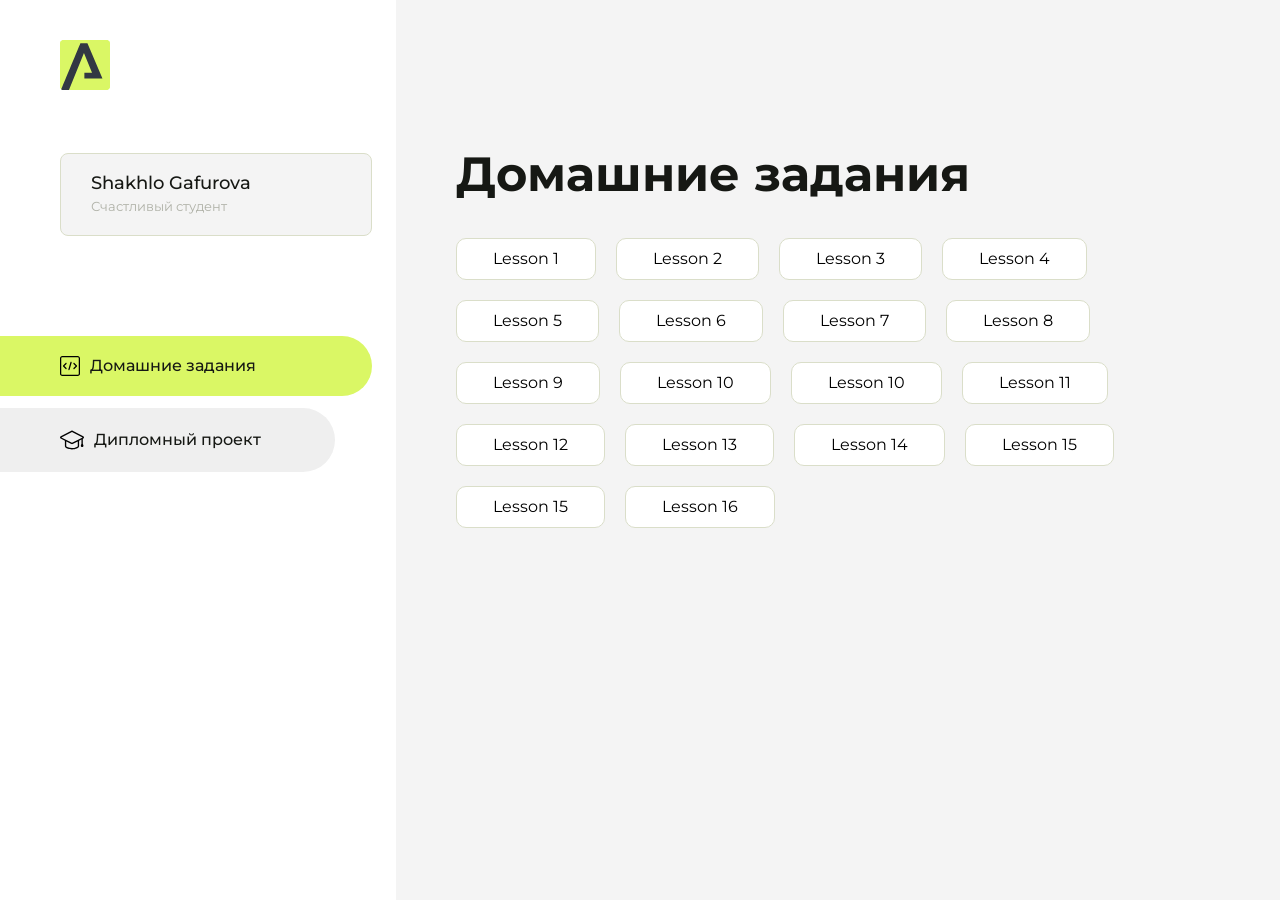
<file: index.html>
<!DOCTYPE html>
<html lang="en">
<head>
    <meta charset="UTF-8">
    <meta name="viewport" content="width=device-width, initial-scale=1.0">
    <title>Домашняя работа</title>
    <link rel="shortcut icon" href="src/logo.ico" type="image/x-icon">
    <link rel="preconnect" href="https://fonts.googleapis.com">
    <link rel="preconnect" href="https://fonts.gstatic.com" crossorigin>
    <link href="https://fonts.googleapis.com/css2?family=Montserrat:wght@400;500;700&family=Rubik:wght@500&display=swap"
          rel="stylesheet">
    <link rel="stylesheet" href="src/style.css">
</head>
<body id="body">
<div class="overlay" id="overlay"></div>
<div class="layout">
    <div class="burger" id="burger">
        <svg viewBox="0 0 24 24" fill="none" xmlns="http://www.w3.org/2000/svg">
            <g id="SVGRepo_bgCarrier" stroke-width="0"></g>
            <g id="SVGRepo_tracerCarrier" stroke-linecap="round" stroke-linejoin="round"></g>
            <g id="SVGRepo_iconCarrier">
                <path d="M4 18L20 18" stroke="#DAF765" stroke-width="2" stroke-linecap="round"></path>
                <path d="M4 12L20 12" stroke="#DAF765" stroke-width="2" stroke-linecap="round"></path>
                <path d="M4 6L20 6" stroke="#DAF765" stroke-width="2" stroke-linecap="round"></path>
            </g>
        </svg>
    </div>
    <aside class="sidebar" id="sidebar">
        <div class="sidebar__inner">
            <div class="logo">
                <svg width="50" height="50" viewBox="0 0 50 50" fill="none" xmlns="http://www.w3.org/2000/svg">
                    <g clip-path="url(#clip0_513_74730)">
                        <path d="M46.17 -0.257004H3.83C1.57281 -0.257004 -0.257 1.57281 -0.257 3.83V46.17C-0.257 48.4272 1.57281 50.257 3.83 50.257H46.17C48.4272 50.257 50.257 48.4272 50.257 46.17V3.83C50.257 1.57281 48.4272 -0.257004 46.17 -0.257004Z"
                              fill="#DAF765"/>
                        <path d="M24.375 38.4H42.461L27.441 3.1585H20.4355C20.4355 3.1585 6.7895 35.881 1.1945 49.294C2.015 50.0275 3.0945 50.257 3.6945 50.257H8.8445L23.954 13.07L32.0465 32.8285H24.375V38.4Z"
                              fill="#323843"/>
                    </g>
                    <defs>
                        <clipPath id="clip0_513_74730">
                            <rect width="50" height="50" fill="white"/>
                        </clipPath>
                    </defs>
                </svg>
            </div>
            <div class="sidebar__user">
                <div class="sidebar__name">Shakhlo Gafurova</div>
                <div class="sidebar__text">Счастливый студент</div>
            </div>
            <div class="sidebar__tabs">
                <div class="sidebar__item">
                    <button class="sidebar__button active" id="tasks">
                        <svg xmlns="http://www.w3.org/2000/svg" width="20" height="20" viewBox="0 0 20 20" fill="none">
                            <g clip-path="url(#clip0_704_74543)">
                                <path d="M17.7083 20H2.29167C1.0275 20 0 18.9725 0 17.7083V2.29167C0 1.0275 1.0275 0 2.29167 0H17.7083C18.9725 0 20 1.0275 20 2.29167V17.7083C20 18.9725 18.9725 20 17.7083 20ZM2.29167 1.25C1.7175 1.25 1.25 1.7175 1.25 2.29167V17.7083C1.25 18.2825 1.7175 18.75 2.29167 18.75H17.7083C18.2825 18.75 18.75 18.2825 18.75 17.7083V2.29167C18.75 1.7175 18.2825 1.25 17.7083 1.25H2.29167Z"
                                      fill="black"/>
                                <path d="M6.04167 13.125C5.88167 13.125 5.72167 13.0642 5.6 12.9417L3.1 10.4417C2.85583 10.1975 2.85583 9.80167 3.1 9.5575L5.6 7.0575C5.84417 6.81333 6.24 6.81333 6.48417 7.0575C6.72833 7.30167 6.72833 7.6975 6.48417 7.94167L4.42583 10L6.48417 12.0583C6.72833 12.3025 6.72833 12.6983 6.48417 12.9425C6.36167 13.0642 6.20167 13.125 6.04167 13.125Z"
                                      fill="black"/>
                                <path d="M8.95833 14.1667C8.9 14.1667 8.84 14.1583 8.78167 14.1417C8.45083 14.0442 8.26083 13.6967 8.35833 13.3658L10.4417 6.28251C10.5392 5.95084 10.8892 5.76417 11.2175 5.85917C11.5483 5.95667 11.7383 6.30417 11.6408 6.63501L9.5575 13.7183C9.47833 13.9908 9.22833 14.1667 8.95833 14.1667Z"
                                      fill="black"/>
                                <path d="M13.9583 13.125C13.7983 13.125 13.6383 13.0642 13.5167 12.9417C13.2725 12.6975 13.2725 12.3017 13.5167 12.0575L15.575 9.99916L13.5167 7.94083C13.2725 7.69666 13.2725 7.30083 13.5167 7.05666C13.7608 6.81249 14.1567 6.81249 14.4008 7.05666L16.9008 9.55666C17.145 9.80083 17.145 10.1967 16.9008 10.4408L14.4008 12.9408C14.2783 13.0642 14.1183 13.125 13.9583 13.125Z"
                                      fill="black"/>
                            </g>
                            <defs>
                                <clipPath id="clip0_704_74543">
                                    <rect width="20" height="20" fill="white"/>
                                </clipPath>
                            </defs>
                        </svg>
                        <span>Домашние задания</span></button>
                </div>
                <div class="sidebar__item">
                    <button class="sidebar__button" id="diplom">
                        <svg xmlns="http://www.w3.org/2000/svg" width="24" height="24" viewBox="0 0 24 24" fill="none">
                            <g clip-path="url(#clip0_704_74553)">
                                <path d="M23.2628 10.5971C23.7176 10.365 24 9.90375 24 9.39337C24 8.883 23.7176 8.42175 23.2628 8.18962L12.6135 2.75362C12.2291 2.55824 11.7705 2.55787 11.3854 2.75399L0.736875 8.19C0.282375 8.42175 0 8.883 0 9.39337C0 9.90375 0.282375 10.365 0.736875 10.5971L4.89038 12.7177V18.2074C4.89038 19.8154 8.412 21.393 12 21.393C15.5884 21.393 19.1096 19.815 19.1096 18.2074V12.7174L21.4609 11.517V15.8017L20.901 17.2305C20.7409 17.6389 20.7934 18.0994 21.0405 18.4616C21.2876 18.8246 21.6979 19.041 22.1366 19.041C22.5754 19.041 22.9852 18.8246 23.2324 18.462C23.4795 18.099 23.532 17.6385 23.3719 17.2301L22.8124 15.8021V10.827L23.2628 10.5971ZM17.7623 18.1721C17.6198 18.6375 15.3491 20.0419 12 20.0419C8.65088 20.0419 6.38025 18.6375 6.2415 18.2074V12.3037L6.23887 12.3019C6.23812 12.057 6.1065 11.8207 5.87325 11.7019L1.3515 9.39337L12 3.95737L22.6489 9.39337L12 14.8294L5.87325 11.7019C5.54063 11.5331 4.6695 11.6674 4.5 12C4.33012 12.3322 4.55813 12.5479 4.89038 12.7177L11.3857 16.0331C11.5781 16.1314 11.7889 16.1805 12 16.1805C12.2107 16.1805 12.4222 16.1314 12.6146 16.0331L17.7593 13.407L17.7623 18.1721Z"
                                      fill="black"/>
                            </g>
                            <defs>
                                <clipPath id="clip0_704_74553">
                                    <rect width="24" height="24" fill="white"/>
                                </clipPath>
                            </defs>
                        </svg>
                        <span>Дипломный проект</span></button>
                </div>
            </div>
        </div>

    </aside>
    <div class="content">
        <div class="container">
            <div class="content__block" id="tasksBlock">
                <div class="content__title">Домашние задания</div>
                <ul class="content__list">
                    <li class="content__list-item">
                        <a href="sexypigeon/index.html">Lesson 1</a>
                    </li>
                       <li class="content__list-item">
                        <a href="lessontwo/index.html">Lesson 2</a>
                    </li>
                      <li class="content__list-item">
                        <a href="lessontwo/index.html">Lesson 3</a>
                    </li>
                     <li class="content__list-item">
                        <a href="Homework/index.html">Lesson 4</a>
                    </li>
                    <li class="content__list-item">
                        <a href="Mr__Walter-White/index.html">Lesson 5</a>
                    </li>
                        <li class="content__list-item">
                        <a href="Fall/article.html">Lesson 6</a>
                    </li>
                      </li>
                        <li class="content__list-item">
                        <a href="October/index.html">Lesson 7</a>
                    </li>
                         <li class="content__list-item">
                        <a href="Fall/article.html">Lesson 8</a>
                    </li> 
                        <li class="content__list-item">
                        <a href="Form Style/index.html">Lesson 9</a>
                    </li> 
                    <li class="content__list-item">
                        <a href="Fall/article.html">Lesson 10</a>
                    </li> 
                    <li class="content__list-item">
                        <a href="Fall/index.html">Lesson 10</a>
                    </li> 
                     <li class="content__list-item">
                        <a href="Fall/index.html">Lesson 11</a>
                    </li> 
                         <li class="content__list-item">
                        <a href="Fall/index.html">Lesson 12</a>
                        </li> 
                           <li class="content__list-item">
                        <a href="Fall/article.html">Lesson 13</a>
                          </li> 
                          <li class="content__list-item">
                        <a href="Ladybug/index.html">Lesson 14</a>
                          </li> 
                       <li class="content__list-item">
                        <a href="shark/index.html">Lesson 15</a>
                          </li> 
                        <li class="content__list-item">
                        <a href="shark/article.html">Lesson 15</a>
                          </li> 
                      <li class="content__list-item">
                        <a href="Nike/index.html">Lesson 16</a>
                          </li> 
                </ul>
            </div>
            <div class="content__block hidden" id="diplomBlock">
                <div class="content__title">Дипломный проект</div>
                <div class="content__list-diplom">
                    <a href="lessontwo/index.html">Ссылка на ДЗ</a>
                </div>
                <div class="content__decor">
                    <div class="content__decor-text">Давай проверим, чему ты научился!</div>
                    <div class="content__decor-img">
                        <img src="src/decor.png" alt="decor">
                    </div>
                </div>
            </div>
        </div>
    </div>
</div>
<script src="src/index.js"></script>
</body>
</html>
</file>
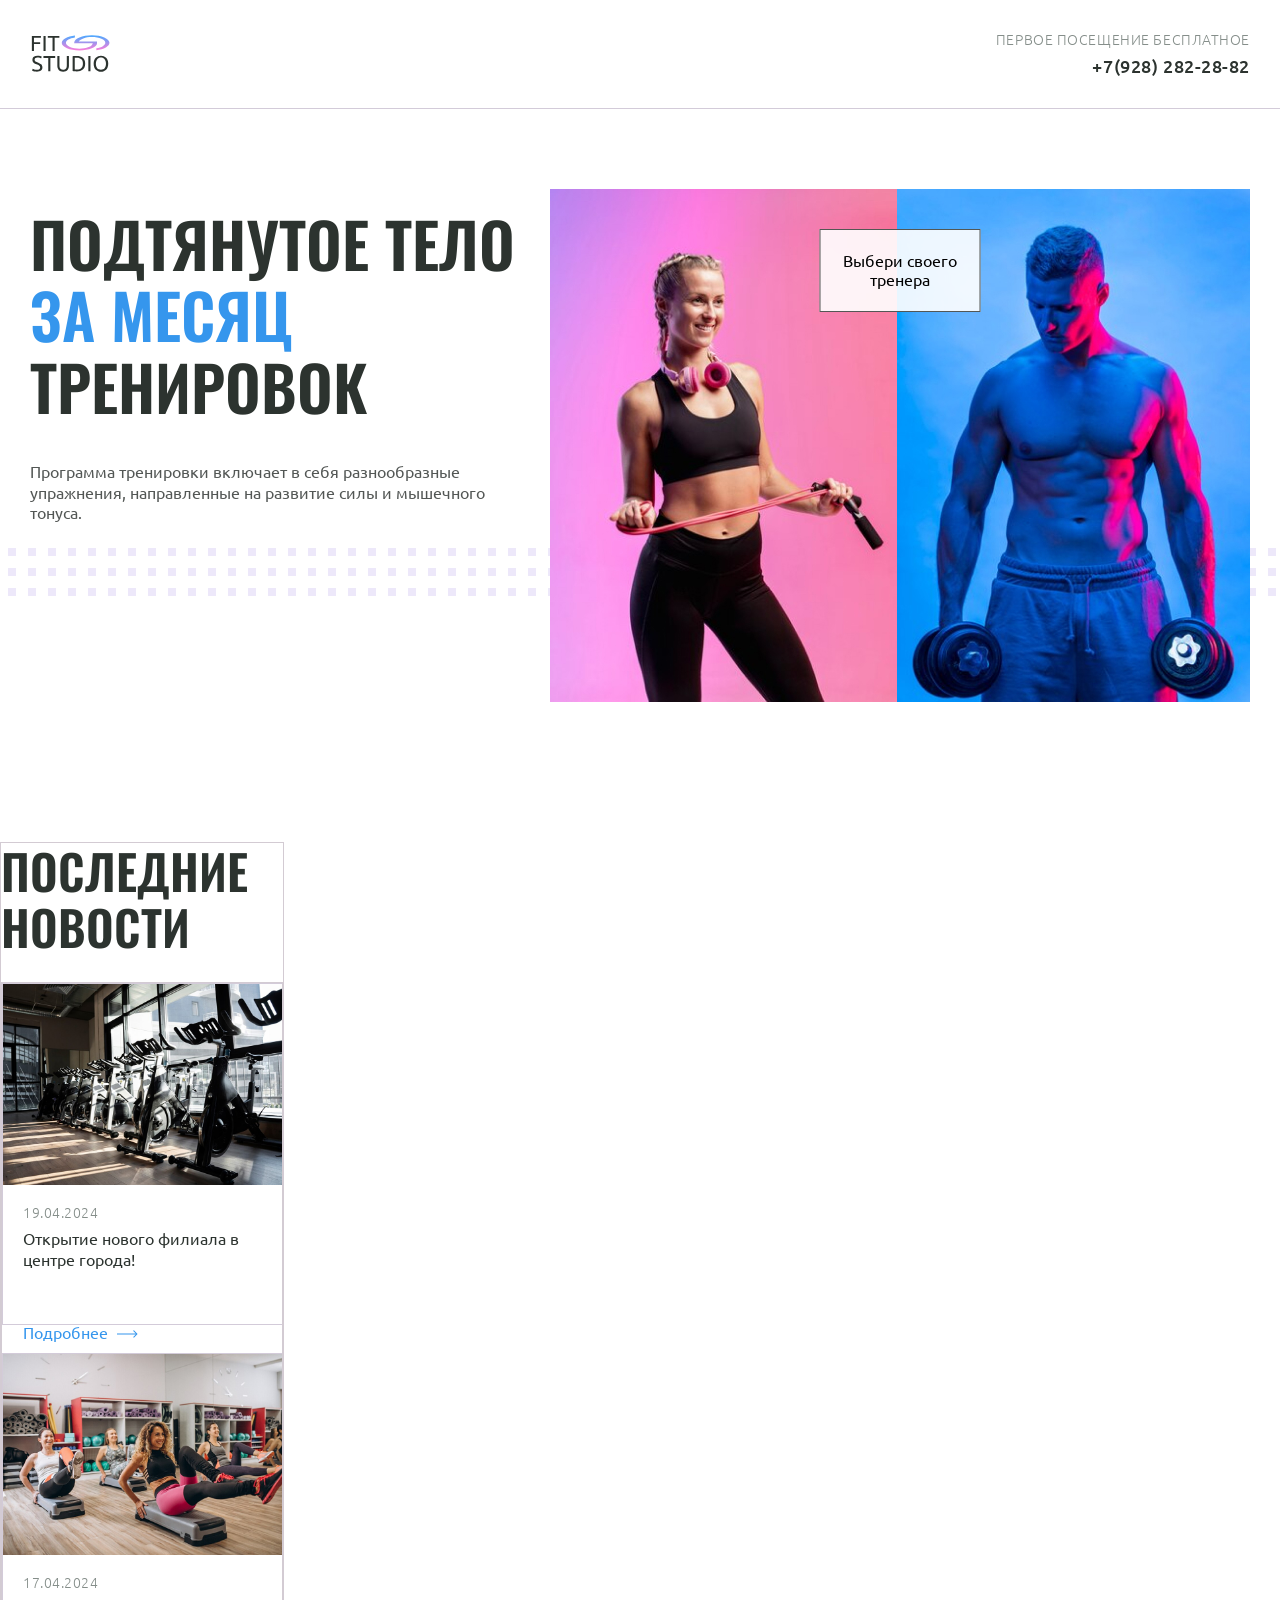
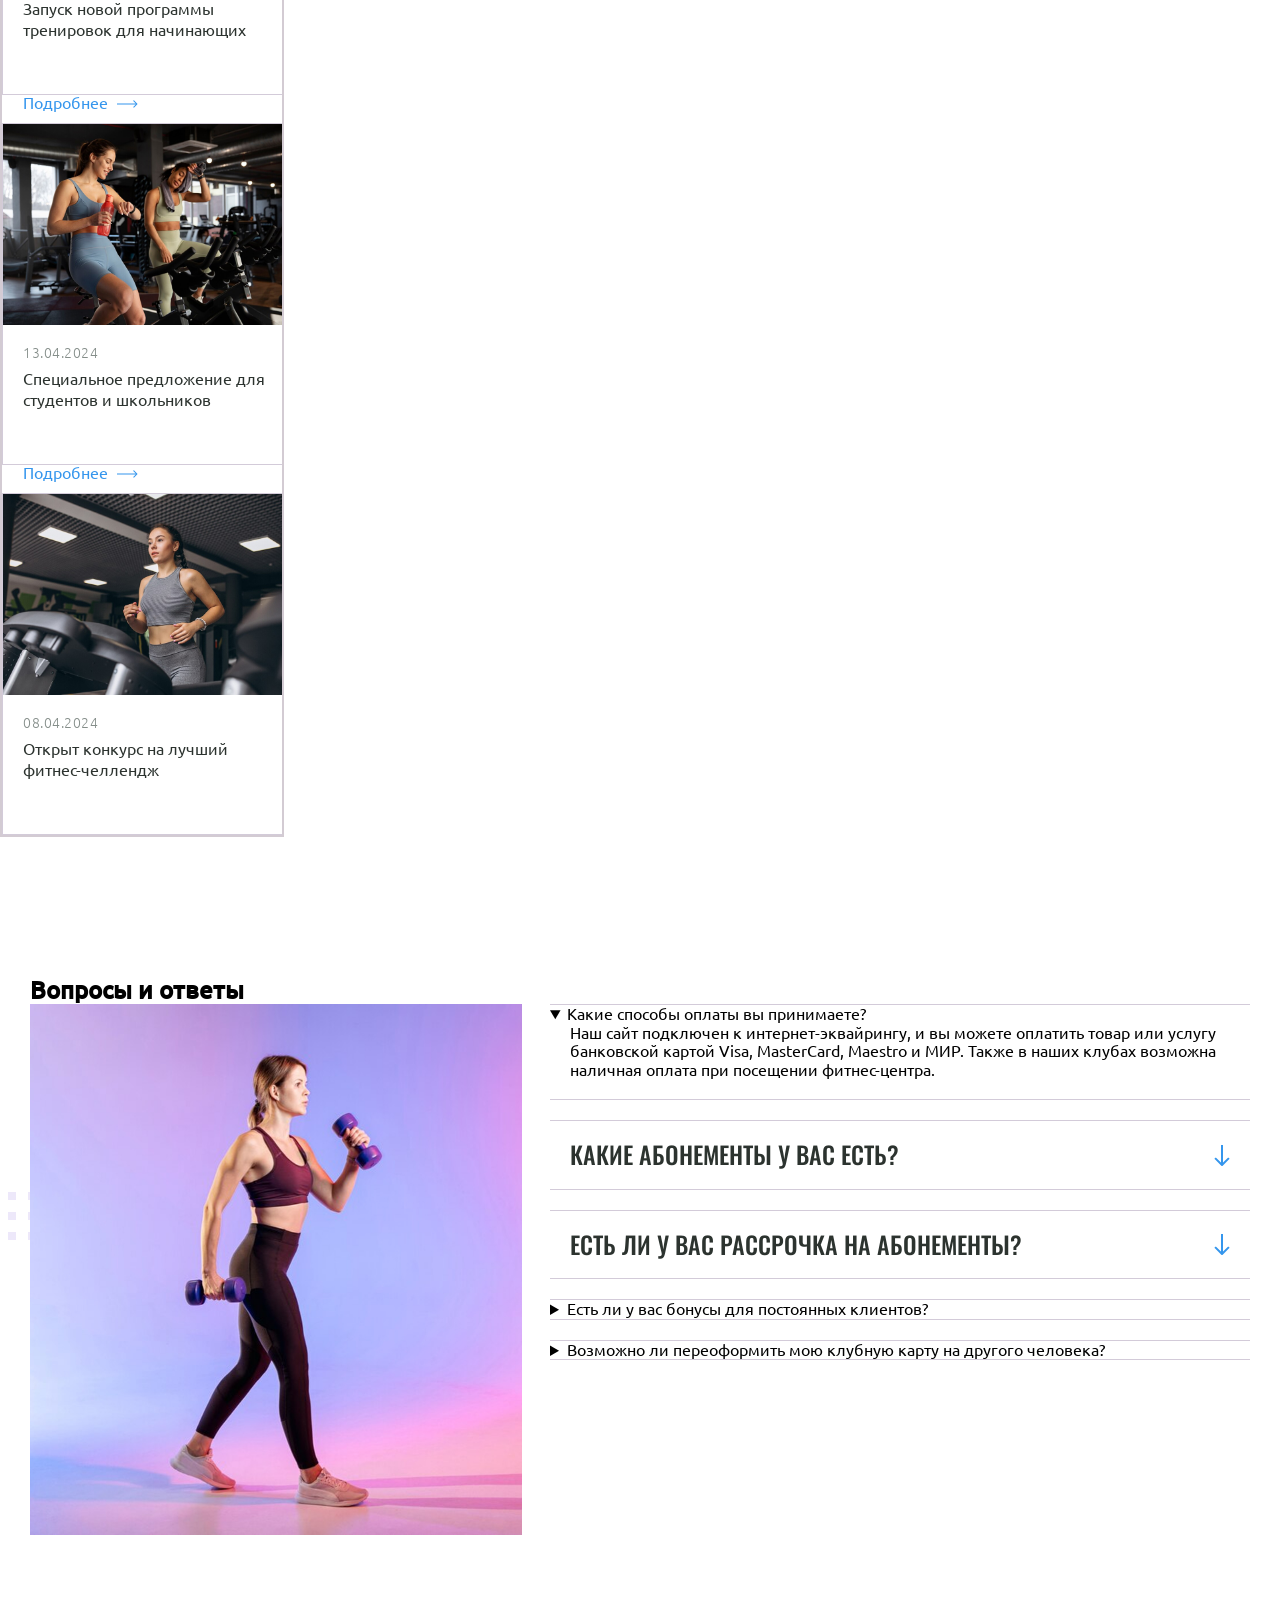
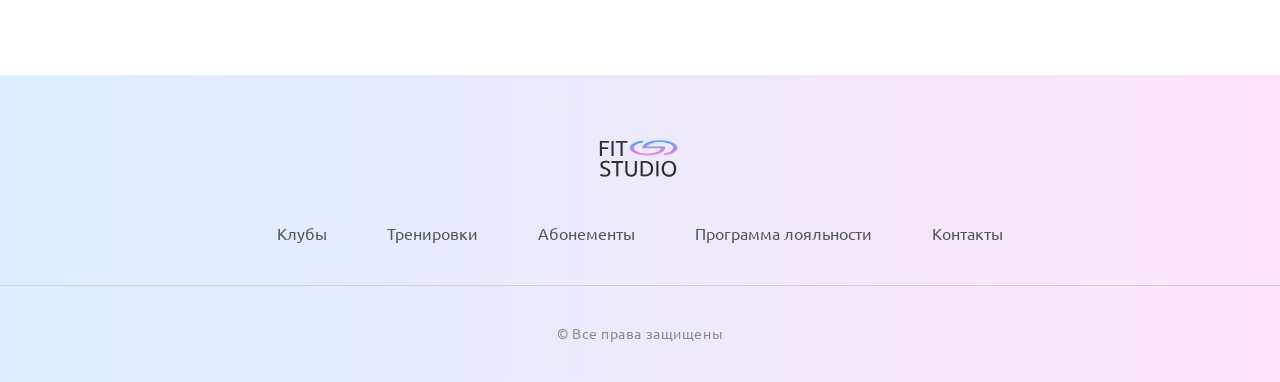
<file: Fall/index.html>
<!DOCTYPE html>
<html lang="ru" class="home-page">
<head>
     <meta charset="UTF-8">
     <meta name="viewport" content="width=device-width, initial-scale=1.0">
     <title>Fit Studio - Открытие нового филиала!</title>
     <link rel="stylesheet" href="./css/style.css">
     <link rel="stylesheet" href="./css/normalize.css">
     <link rel="stylesheet" href="./css/globals.css">
     <link rel="stylesheet" href="./css/header.css">
     <link rel="stylesheet" href="./css/index.css"> 
     <link rel="stylesheet" href="./css/footer.css">
     <link rel=" icon" type="image/svg+xml"  
     sizes="128x128"     
      href="./photo/favicon-icon.svg">
</head>
<body>
     <header class="header">
          <div class="header__container">
            <div class="header__iner">
                 <a  class="header__logo"  href="/">
                 <img 
                 class="header__logo-img"
                 src="./photo/logo.svg"   width="84" height="45" alt="Логотип Fit Studio">
            </a>
            <div class="header__phone text-sub">
                 <p class="header__phone-text">Первое посещение бесплатное</p>
                 <a class="header__phone-link" 
                  href="tel:+79282822882">
                  +7(928) 282-28-82
                 </a>
            </div>
            </div>
          </div>
     </header>
     <section class="hero section decor">
          <div class="container hero__container">
               <div class="hero__info">
               <h1 class="hero__title">
                    Подтянутое тело <strong class="hero__title-accent">за месяц</strong> тренировок
               </h1>
               <p class="hero__text  text">Программа тренировки включает в себя разнообразные упражнения, направленные на развитие силы и мышечного тонуса.</p>
               <a class="hero__linkk  button  button--secondary"  href="#">Посмотреть программу</a>
               </div>
                <div class="hero__images">
                    <p class="hero__choose text">Выбери своего тренера</p>
                    <img  src="./photo/female.jpg" alt="" width="347"
                     height="513">
                     <img src="./photo/male.jpg" alt="" width="353" height="513">
                </div>
          </div>
     </section>
     <section class="news section">
          <div class="news__container">
               <h2 class="news__title-large">Последние Новости</h2>
              <div class="news__container">
              <article class="news__article">
               <header class="news__article-header">
                    <img class="news__article-picture"
                    src="./photo/gym/gym-1.jpg" alt="Велодорожка"
                    width="284" height="203">
                    <div class="news__article-info">
                     <time  class="news__article-date   text-sub" datetime="19-04-2024">
                         19.04.2024
                    </time>
                     <h3 class="news__article-title text">
                         Открытие нового филиала в центре города!
                    </h3>
                    </div>
               </header>
               <footer class="news__article-footer">
                    <a   
                    class="news__article-link"  href="article.html">Подробнее</a>
               </footer>
              </article>
              <article class="news__article">
               <header class="news__article-header">
                    <img  class="news__article-picture"
                    src="./photo/gym/gym-4.jpg" alt="Группа женщин занимается спортом"
                    width="284" height="203">
                    <div class="news__article-info">
                     <time   class="news__article-date    text-sub" datetime="17-04-2024">
                         17.04.2024
                     </time>
                     <h3 class="news__article-title text">
                        Запуск новой программы тренировок для начинающих
                    </h3>
                    </div>
               </header>
               <footer class="news__article-footer">
                    <a   class="news__article-link"  href="article.html">Подробнее</a>
               </footer>
              </article>
              <article class="news__article">
               <header class="news__article-header">
                    <img class="news__article-picture"
                    src="./photo/gym/gym-3.jpg" alt="Группа женщин занимается спортом"
                    width="284" height="203">
                    <div class="news__article-info">
                     <time   class="news__article-date   text-sub" datetime="13-04-2024">
                         13.04.2024
                     </time>
                     <h3 class="news__article-title text">
                      Специальное предложение для студентов и школьников
                    </h3>
                    </div>
               </header>
               <footer class="news__article-footer">
                    <a   class="news__article-link"  href="article.html">Подробнее</a>
               </footer>
              </article>
               <article class="news__article">
               <header class="news__article-header">
                    <img class="news__article-picture"  
                    class="news__article-picture"
                    src="./photo/gym/gym-2.jpg" alt="Девушка на бегодорожке бегает"
                    width="284" height="203">
                    <div class="news__article-info">
                     <time   class="news__article-date   text-sub" datetime="08-04-2024">
                         08.04.2024
                     </time>
                     <h3 class="news__article-title text">
                 Открыт конкурс на лучший фитнес-челлендж
                    </h3>
                    </div>
               </header>
               <footer class="news__article-footer">
                    <a   class="news__article-link"  href="article.html">Подробнее</a>
               </footer>
              </article>
               </div>
          </div>
     </section>
     <section class="faq section decor">
          <div class="container">
               <h2 class="faq__title title-large">Вопросы и ответы</h2>
               <div class="faq__container">
                    <img class="faq__img"
                    src="./photo/athletic woman.jpg" alt="Athletic Woman" width="492" height="531">
               <div class="faq__accordion">
                    <details  class="faq__accordion-details"  name="faq"open>
                         <summary class="faq__accordion-summary      title-medium">Какие способы оплаты вы принимаете?</summary>
                        <p class="faq__text">Наш сайт подключен к интернет-эквайрингу, и вы можете оплатить товар или услугу банковской картой Visa, MasterCard, Maestro и МИР.
                         Также в наших клубах возможна наличная оплата при посещении фитнес-центра.
                         </p> 
                    </details>
                       <details name="faq">
                         <summary class="faq__title-medium">Какие абонементы у вас есть?</summary>
                        <p class="faq__accordion-content text">Наш сайт подключен к интернет-эквайрингу, и вы можете оплатить товар или услугу банковской картой Visa, MasterCard, Maestro и МИР.
                         Также в наших клубах возможна наличная оплата при посещении фитнес-центра.
                         </p> 
                    </details>
                      <details name="faq">
                         <summary class="faq__title-medium">Есть ли у вас рассрочка на абонементы?</summary>
                        <p class="text">Наш сайт подключен к интернет-эквайрингу, и вы можете оплатить товар или услугу банковской картой Visa, MasterCard, Maestro и МИР.
                         Также в наших клубах возможна наличная оплата при посещении фитнес-центра.
                         </p> 
                    </details>
                    <details  class="faq__accordion-details"  name="faq">
                         <summary class="faq__accordion-summary title-medium">Есть ли у вас бонусы для постоянных клиентов?</summary>
                         <p class="faq__accordion-content text">Наш сайт подключен к интернет-эквайрингу, и вы можете оплатить товар или услугу банковской картой Visa, MasterCard, Maestro и МИР.
                         Также в наших клубах возможна наличная оплата при посещении фитнес-центра.</p>
                    </details>
                    <details  class="faq__accordion-details"  name="faq">
                         <summary class="faq__accordion-summary   title-medium">Возможно ли переоформить мою клубную карту на другого человека?</summary>
                         <p class="faq__accordion-content  text">Наш сайт подключен к интернет-эквайрингу, и вы можете оплатить товар или услугу банковской картой Visa, MasterCard, Maestro и МИР.
                         Также в наших клубах возможна наличная оплата при посещении фитнес-центра.</p>
                    </details>
               </div>
               </div>
          </div>
     </section>
    <footer class="footer">
     <div class="footer__top">
          <div class="container">
                  <a href="/" class="footer__logo logo">
                 <img src="./photo/logo.svg"   width="84" height="45" alt="Логотип Fit Studio">
            </a>  
            <nav class="footer__menu menu">
               <ul class="menu-list">
                    <li class="menu__item"><a class="menu__link"  href="#">Клубы</a></li>
                    <li class="menu__item"><a class="menu__link"  href="#">Тренировки</a></li>
                    <li class="menu__item"><a class="menu__link"  href="#">Абонементы</a></li>
                    <li class="menu__item"><a class="menu__link"  href="#">Программа лояльности</a></li>
                    <li class="menu__item"><a class="menu__link"  href="#">Контакты</a></li>
               </ul>
            </nav>
          </div>
     </div>
     <div class="container">
          <p class="footer__copyright copyright">&copy;  Все права защищены</p>
     </div>
    </footer>
</body>
</html>
</file>
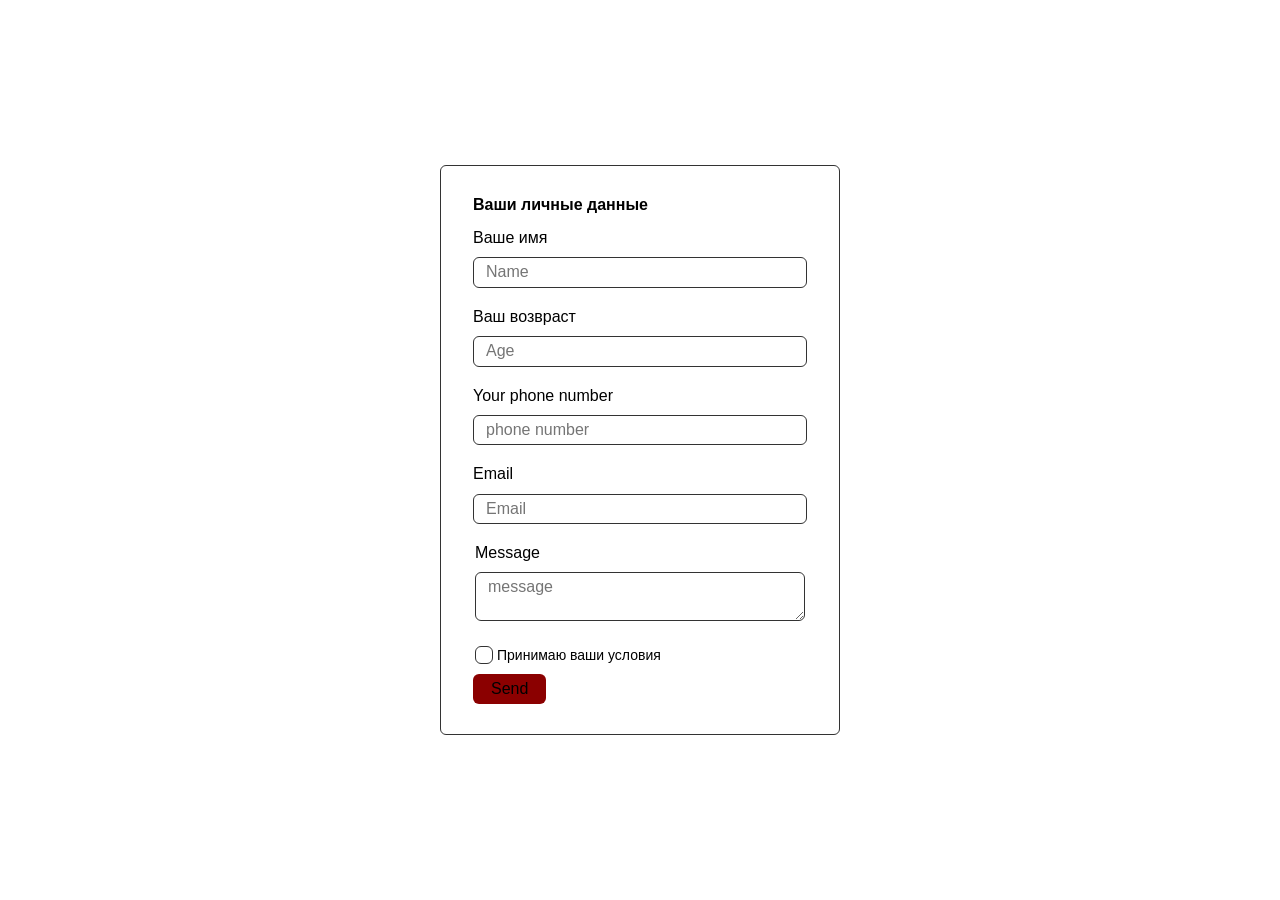
<file: Form Style/index.html>
<!DOCTYPE html>
<html lang="ru">
<head>
     <meta charset="UTF-8">
     <meta name="viewport" content="width=device-width, initial-scale=1.0">
     <title>Form</title>
     <link rel="stylesheet" href="./css/normalize.css">
     <link rel="stylesheet" href="./css/style.css">
</head>
<body>
    <form class="form">
     <fieldset class="form-group">
          <legend class="form-group-title">Ваши личные данные</legend>
          <label for="name" class="label">Ваше имя</label>
          <input  id="name"    type="text" class="input" placeholder="Name"  name="name" required>
          <label for="age" class="label">Ваш возвраст</label>
          <input   id="age"  type="number" class="input" placeholder="Age"  name="age" required>
          <label for="tel" class="label">Your phone number</label>
          <input  id="tel" type="number" class="input" placeholder="phone number" name="number" required>
          <label for="email" class="label">Email</label>
          <input   id="email"  type="text" class="input" placeholder="Email"  name="email" required>
          <fieldset class="form-group">
               <label for="message" class="label">Message</label>
               <textarea name="message" id="message" class="textarea" placeholder="message" required></textarea>
               <label  class="label checkbox-label">
                    <input type="checkbox" class="checkbox" name="checkbox" required>
                    <span class="checkbox-text">Принимаю ваши условия</span>
               </label>
          </fieldset>
          <button class="button">Send</button>
     </fieldset>
    </form> 
</body>
</html>
</file>
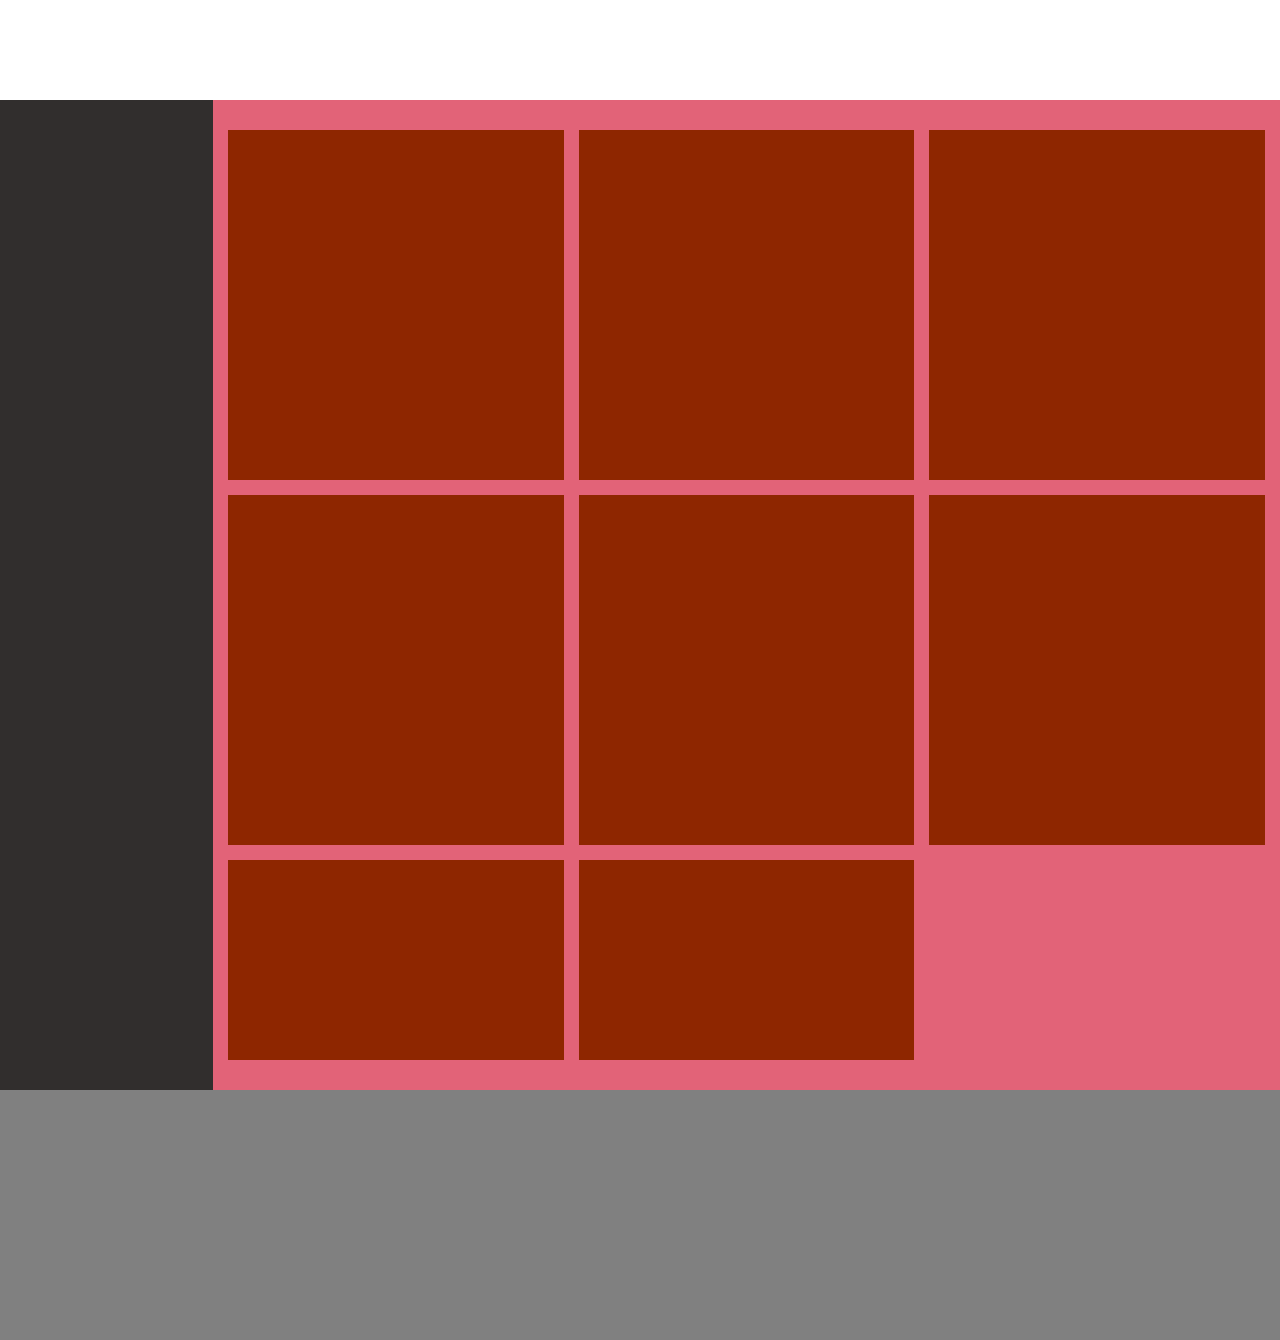
<file: Ladybug/index.html>
<!DOCTYPE html>
<html lang="en">
<head>
     <meta charset="UTF-8">
     <meta name="viewport" content="width=device-width, initial-scale=1.0">
     <title>Grid</title>
     <link rel="stylesheet" href="./css/style.css">
</head>
<body>
     <div class="wrapper">
          <header class="header"></header>
          <aside class="aside"></aside>
          <main class="main">
               <div class="container">
                    <article class="article"></article>
                    <article class="article"></article>
                    <article class="article"></article>
                    <article class="article"></article>
                    <article class="article"></article>
                    <article class="article"></article>
                    <article class="article"></article>
                    <article class="article"></article>
               </div>
          </main>
          <footer class="footer"></footer>
     </div>
</body>
</html>
</file>
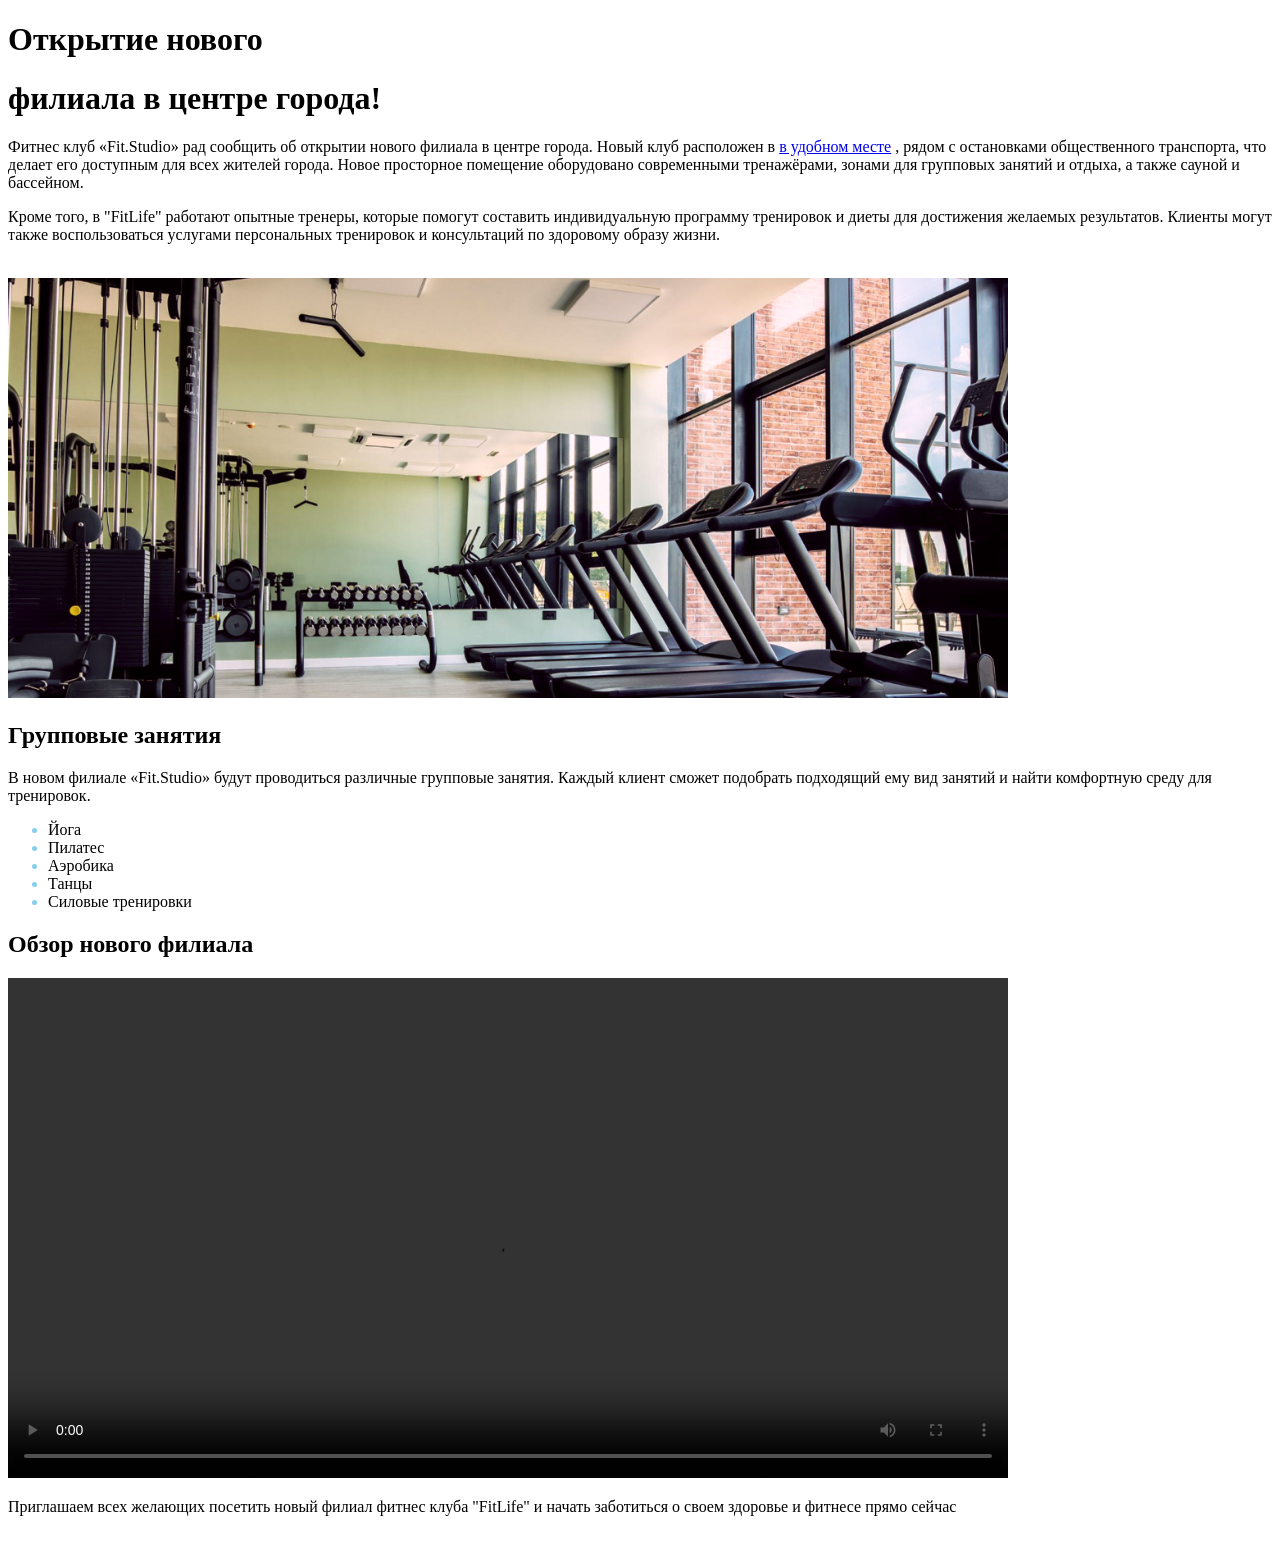
<file: lessontwo/index.html>
<!DOCTYPE html>
<html lang="ru">
<head>
  <meta charset="UTF-8">
  <meta name="viewport" content="width=device-width, initial-scale=1.0">
  <link rel="stylesheet" href="./css/style.css">
  <title>Статья</title>
</head>
<body>
  <h1>Открытие нового</h1>
  <h1>филиала в центре города!</h1>
  <p>Фитнес клуб «Fit.Studio» рад сообщить об открытии нового филиала в центре города. Новый клуб расположен в <a href="#">в удобном месте</a> , рядом с остановками
общественного транспорта, что делает его доступным для всех жителей города. Новое просторное помещение оборудовано современными тренажёрами,
зонами для групповых занятий и отдыха, а также сауной и бассейном.</p>
<p>Кроме того, в "FitLife" работают опытные тренеры, которые помогут составить индивидуальную программу тренировок и диеты для достижения желаемых
результатов. Клиенты могут также воспользоваться услугами персональных тренировок и консультаций по здоровому образу жизни.
</p><br>
<img src="./images/gym-image.jpg" alt="" width="1000">
<h2>Групповые занятия</h2>
<p>В новом филиале «Fit.Studio» будут проводиться различные групповые занятия. Каждый клиент
сможет подобрать подходящий ему вид занятий и найти комфортную среду для тренировок.</p>
<ul>
  <li>Йога</li>
  <li>Пилатес</li>
  <li>Аэробика</li>
  <li>Танцы</li>
  <li>Силовые тренировки</li>
</ul>
<h2>Обзор нового филиала</h2>
<video src="./video/gym-video.mp4" width="1000" controls></video>
<p>Приглашаем всех желающих посетить новый филиал фитнес клуба "FitLife" и начать заботиться о своем здоровье и фитнесе прямо сейчас</p><br> 
</body>
</html>
</file>
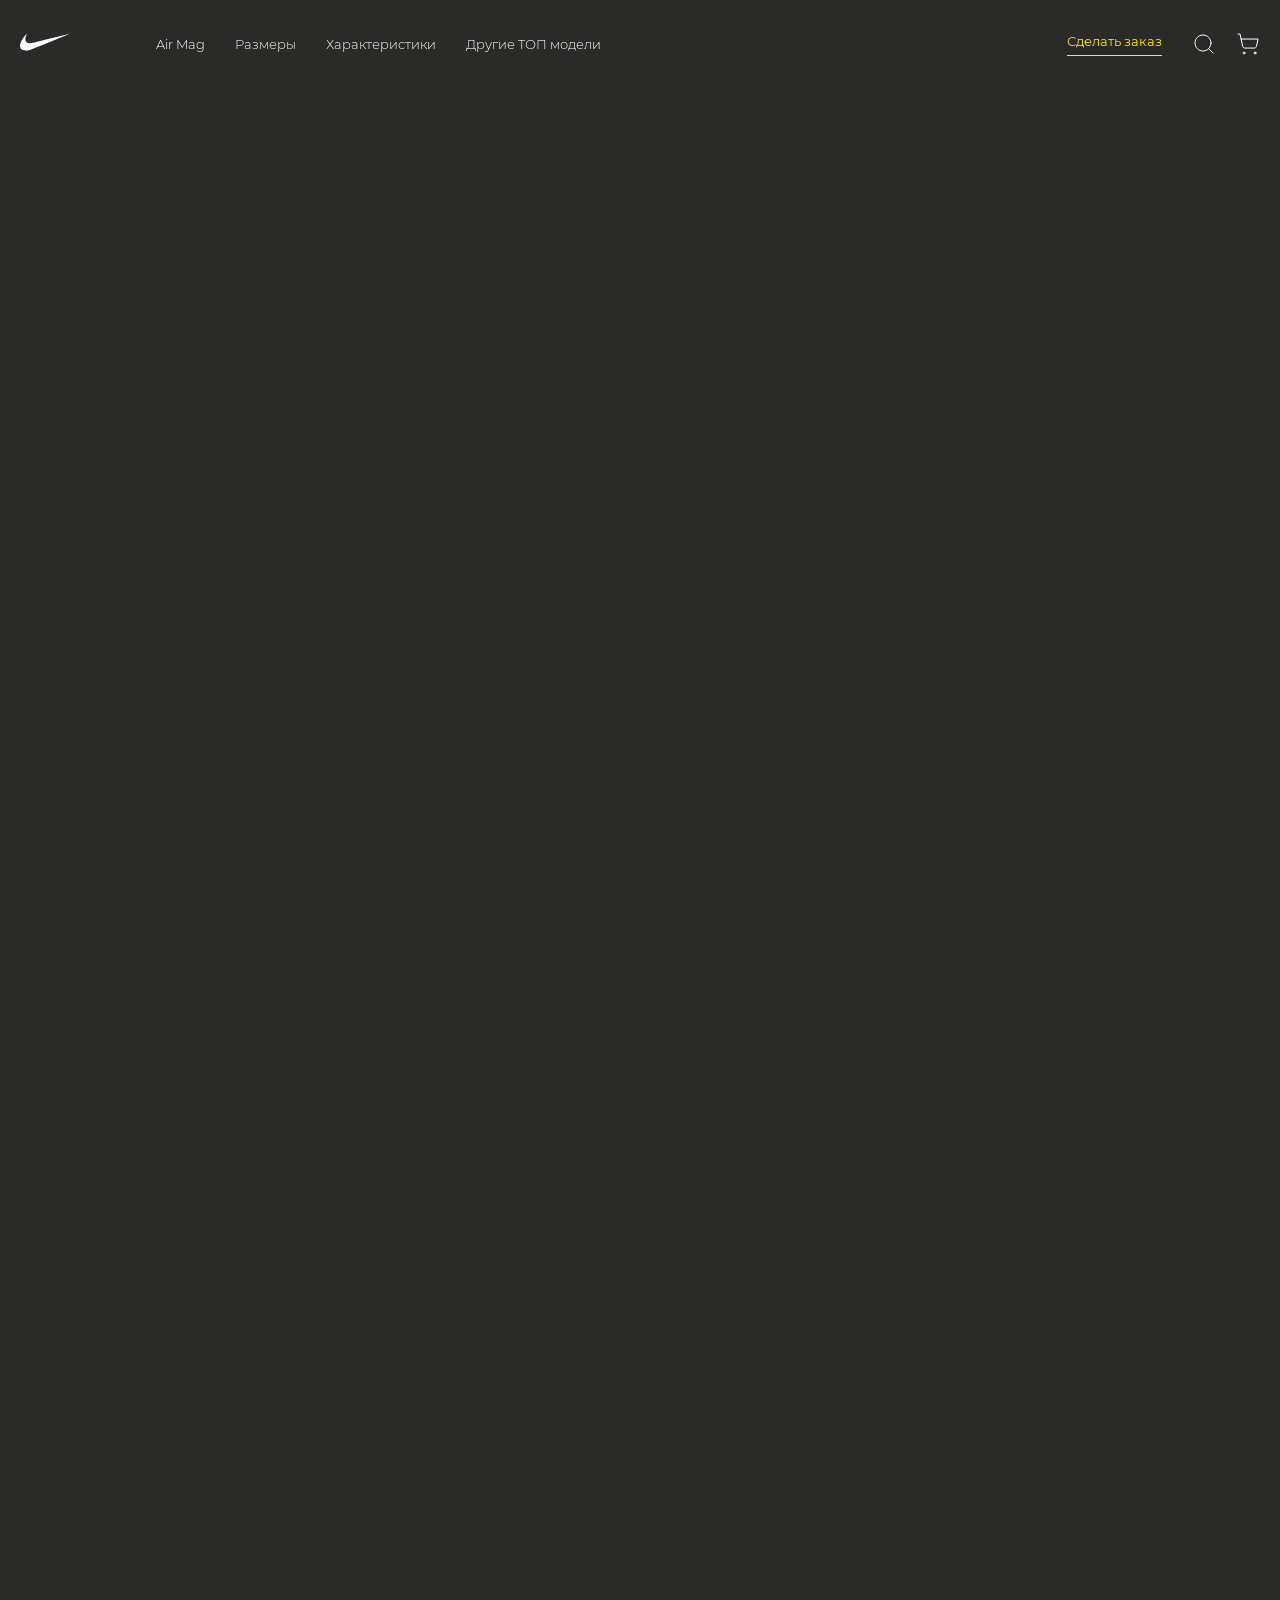
<file: Nike/index.html>
<!DOCTYPE html>
<html   class="page" lang="ru">
<head>
     <meta charset="UTF-8">
     <meta name="viewport" content="width=device-width, initial-scale=1.0">
     <link rel="stylesheet" href="./css/style.css">
     <link rel="shortcut icon" href="./icons/logo_orange_nike_icon_134358.svg" type="image/x-icon">
     <script  defer src="./js/index.js" type="module"></script>
     <title>Nike</title>
</head>
<body class="page__body">
     <header class="header">
          <div class="container header__container">
           <a  class="logo header__logo" href="#">
               <img  class="logo__img" src="./icons/logo-nike.svg" 
               width="50" height="20"   
               alt="Logotip">
           </a>
           <nav class="menu header__menu" aria-label="Главное меню" id="header__menu">
               <ul class="menu__list">
                    <li class="menu__item">
                         <a  class="menu__link" href="#air-mag" lang="en">Air Mag</a>
                    </li>
                    <li class="menu__item">
                         <a class="menu__link"  href="#sizes">Размеры</a>
                    </li>
                    <li class="menu__item">
                         <a  class="menu__link" href="#characters">Характеристики</a>
                    </li>
                    <li class="menu__item">
                         <a  class="menu__link" href="top-models">Другие ТОП модели</a>
                    </li>
               </ul>
           </nav>
           <div class="header__controls">
               <a  class="header__order"  href="#">Сделать заказ</a>
           <div class="header__actions">
                <button class="header__actions-button"  title="Поиск" aria-label="Поиск">
                    <svg width="24" height="24">
                         <use  class="header__actions-icon"  href="./icons/sprite.svg#search"></use>
                    </svg>
                </button>
                <button class="header__actions-button"  title="Корзина" aria-label="Корзина">
                        <svg width="24" height="24">
                         <use  class="header__actions-icon"  href="./icons/sprite.svg#cart"></use>
                    </svg>
                </button>
                <button 
                class="header__burger burger" 
                aria-label="Открыть меню"
                aria-expanded="false"
                aria-controls="header__menu">
                 <svg width="24" height="24">
                  <use class="burger__icon-menu"ё href="./icons/burger.svg#menu-burger"></use>
                   <use class="burger__icon-cross" href="./icons/burger.svg#menu-cross"></use>
                 </svg>
                </button>
           </div>
           </div>
          </div>
     </header>
</body>
</file>
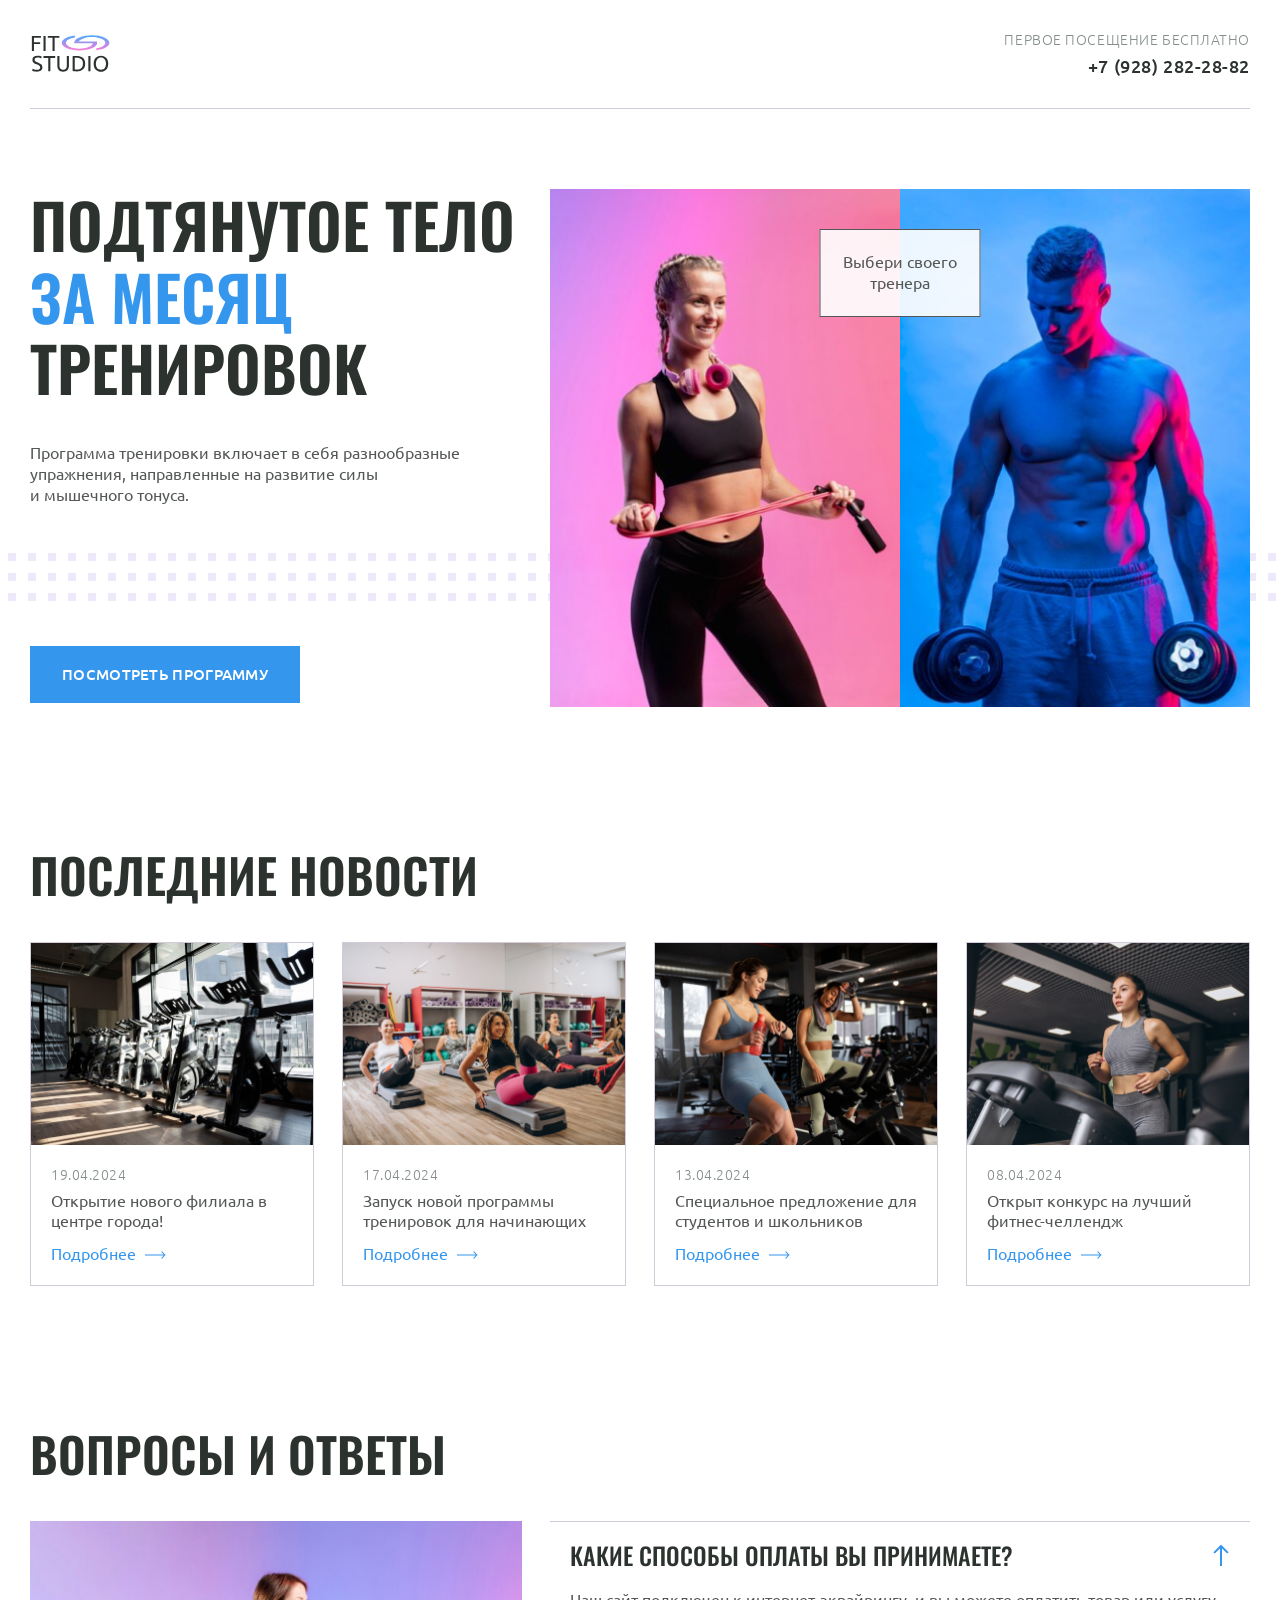
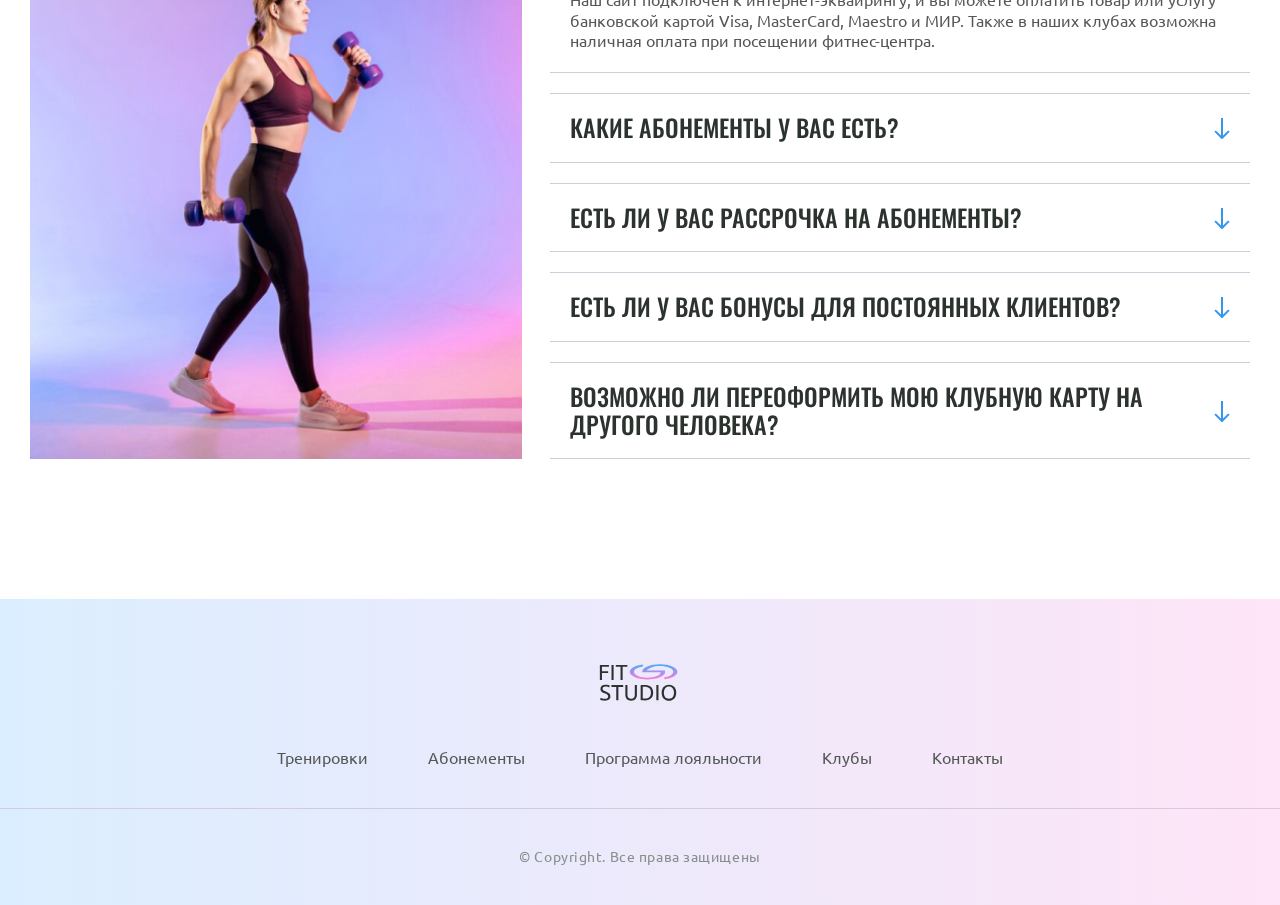
<file: shark/index.html>
<!DOCTYPE html>
<html lang="ru" class="home-page">
	<head>
		<meta charset="UTF-8" />
		<meta name="viewport" content="width=device-width, initial-scale=1.0" />
		<title>Fit Studio - Главная</title>
		<link rel="stylesheet" href="./css/normalize.css" />
		<link rel="stylesheet" href="./css/fonts.css" />
		<link rel="stylesheet" href="./css/globals.css" />
		<link rel="stylesheet" href="./css/header.css" />
		<link rel="stylesheet" href="./css/index.css" />
		<link rel="stylesheet" href="./css/footer.css" />
		<link
			rel="icon"
			type="image/svg+xml"
			sizes="128x128"
			href="./images/favicon-icon.svg"
		/>
	</head>
	<body>
		<header class="header">
			<div class="container">
				<div class="header__inner">
					<a   class="header__logo logo"  href="/">
						<img class="header__logo-img"
							src="./images/logo-icon.svg"
							width="84"
							height="45"
							alt="Логотип Fit Studio"
						/>
					</a>
					<div class="header__phone text-sub">
						<p class="header__phone-text">Первое посещение бесплатно</p>
						<a  class="header__phone-link"  href="tel:+79282822882">+7 (928) 282-28-82</a>
					</div>
				</div>
			</div>
		</header>
		<section class="hero section">
			<div class="container hero__container">
				<div class="hero__info">
					<h1 class="hero__title">
						Подтянутое тело <strong class="hero__title-accent"
						>за месяц</strong> тренировок
					</h1>
					<p class="hero__text text">
						Программа тренировки включает в себя разнообразные упражнения,
						направленные на развитие силы и мышечного тонуса.
					</p>
					<a class="hero__link  button button--secondry" href="#">Посмотреть программу</a>
				</div>
				<div class="hero__images">
					<p class="hero__choose text">Выбери своего тренера</p>
					<img 
						src="./images/sporty-woman-img.jpg"
						width="347"
						height="513"
						alt="Спортивная девушка держит в руках скакалку"
					/>
					<img
						src="./images/sporty-man-img.jpg"
						width="353"
						height="513"
						alt="Спортивный мужчина держит в руках гантели"
					/>
				</div>
			</div>
		</section>
		<section class="news section">
			<div class="container">
				<h2 class="news__title  title-large">Последние новости</h2>
				<div class="news__container">
					<article class="news__article">
						<header class="news__article-header">
							<img class="news__article-img"
								src="./images/news/news-1-img.jpg"
								width="284"
								height="203"
								alt="Велотренажеры в спортивном зале"
							/>
							<div class="news__article-info">
								<time class="news__date-article text-sub" datetime="2024-04-19">
									19.04.2024
								</time>
								<h3 class="news__article-title text">
									Открытие нового филиала в центре города!
								</h3>
							</div>
						</header>
						<footer class="news__article-footer">
							<a class="news__article-link" href="article.html">Подробнее</a>
						</footer>
					</article>
					<article class="news__article">
						<header class="news__article-header">
							<img class="news__article-img"
								src="./images/news/news-2-img.jpg"
								width="284"
								height="203"
								alt="Группа женщин занимается спортом"
							/>
							<div class="news__article-info">
								<time class="news__date-article text-sub" datetime="2024-04-17">
									17.04.2024
								</time>
								<h3 class="news__article-title  text">
									Запуск новой программы тренировок для начинающих
								</h3>
							</div>
						</header>
						<footer class="news__article-footer">
							<a class="news__article-link" href="article.html">Подробнее</a>
						</footer>
					</article>
					<article class="news__article">
						<header class="news__article-header">
							<img class="news__article-img"
								src="./images/news/news-3-img.jpg"
								width="284"
								height="203"
								alt="Две девушки занимаются на велотренажерах"
							/>
							<div   class="news__article-info">
								<time class="news__date-article text-sub" datetime="2024-04-13">
									13.04.2024
								</time>
								<h3 class="news__article-title  text">
									Специальное предложение для студентов и школьников
								</h3>
							</div>
						</header>
						<footer class="news__article-footer">
							<a  class="news__article-link" href="article.html">Подробнее</a>
						</footer>
					</article>
					<article class="news__article">
						<header class="news__article-header">
							<img class="news__article-img"
								src="./images/news/news-4-img.jpg"
								width="284"
								height="203"
								alt="Девушка на беговой дорожке"
							/>
							<div class="news__article-info">
								<time class="news__date-article text-sub" datetime="2024-04-08">
									08.04.2024
								</time>
								<h3 class="news__article-title text">Открыт конкурс на лучший фитнес-челлендж</h3>
							</div>
						</header>
						<footer class="news__article-footer">
							<a class="news__article-link" href="article.html">Подробнее</a>
						</footer>
					</article>
				</div>
			</div>
		</section>
		<section class="faq section">
			<div class="container">
				<h2 class="faq__title  title-large">Вопросы и ответы</h2>
				<div class="faq__container">
					<img 
					class="faq__img"
						src="./images/sporty-woman-2-img.jpg"
						width="492"
						height="531"
						alt="Спортивная девушка с гантелями"
					/>
					<div class="faq__accordion">
						<details   class="faq__accordion-details"   name="faq" open>
							<summary class="faq__accordion-summary   title-medium">
								Какие способы оплаты вы принимаете?
							</summary>
							<p class="faq__accordion-content  text">
								Наш сайт подключен к интернет-эквайрингу, и вы можете оплатить
								товар или услугу банковской картой Visa, MasterCard, Maestro и
								МИР. Также в наших клубах возможна наличная оплата при посещении
								фитнес-центра.
							</p>
						</details>
						<details  class="faq__accordion-details" name="faq">
							<summary class="faq__accordion-summary title-medium">
								Какие абонементы у вас есть?
							</summary>
							<p class="faq__accordion-content text">
								Наш сайт подключен к интернет-эквайрингу, и вы можете оплатить
								товар или услугу банковской картой Visa, MasterCard, Maestro и
								МИР. Также в наших клубах возможна наличная оплата при посещении
								фитнес-центра.
							</p>
						</details>
						<details  class="faq__accordion-details" name="faq">
							<summary class="faq__accordion-summary  title-medium">
								Есть ли у вас рассрочка на абонементы?
							</summary>
							<p class="faq__accordion-content text">
								Наш сайт подключен к интернет-эквайрингу, и вы можете оплатить
								товар или услугу банковской картой Visa, MasterCard, Maestro и
								МИР. Также в наших клубах возможна наличная оплата при посещении
								фитнес-центра.
							</p>
						</details>
						<details  class="faq__accordion-details" name="faq">
							<summary class="faq__accordion-summary title-medium">
								Есть ли у вас бонусы для постоянных клиентов?
							</summary>
							<p class="faq__accordion-content text">
								Наш сайт подключен к интернет-эквайрингу, и вы можете оплатить
								товар или услугу банковской картой Visa, MasterCard, Maestro и
								МИР. Также в наших клубах возможна наличная оплата при посещении
								фитнес-центра.
							</p>
						</details>
						<details  class="faq__accordion-details" name="faq">
							<summary class=" faq__accordion-summary title-medium">
								Возможно ли переоформить мою клубную карту на другого человека?
							</summary>
							<p class="faq__accordion-content  text">
								Наш сайт подключен к интернет-эквайрингу, и вы можете оплатить
								товар или услугу банковской картой Visa, MasterCard, Maestro и
								МИР. Также в наших клубах возможна наличная оплата при
								посещенииß фитнес-центра.
							</p>
						</details>
					</div>
				</div>
			</div>
		</section>
		<footer class="footer">
			<div class="footer__top">
				<div class="container">
					<a class="footer__logo logo" href="/">
						<img
							src="./images/logo-icon.svg"
							width="84"
							height="45"
							alt="Логотип Fit Studio"
						/>
					</a>
					<nav class="footer__menu  menu">
						<ul class="menu__list">
							<li class="menu__item">
								<a class="menu__link" href="#">Тренировки</a>
							</li>
							<li class="menu__item">
								<a class="menu__link" href="#">Абонементы</a>
							</li>
							<li class="menu__item">
								<a class="menu__link" href="#">Программа лояльности</a>
							</li>
							<li class="menu__item">
								<a class="menu__link" href="#">Клубы</a>
							</li>
							<li class="menu__item">
								<a class="menu__link" href="#">Контакты</a>
							</li>
						</ul>
					</nav>
				</div>
			</div>
			<div class="container">
				<p class="footer__copyright">&copy; Copyright. Все права защищены</p>
			</div>
		</footer>
	</body>
</html>
</file>
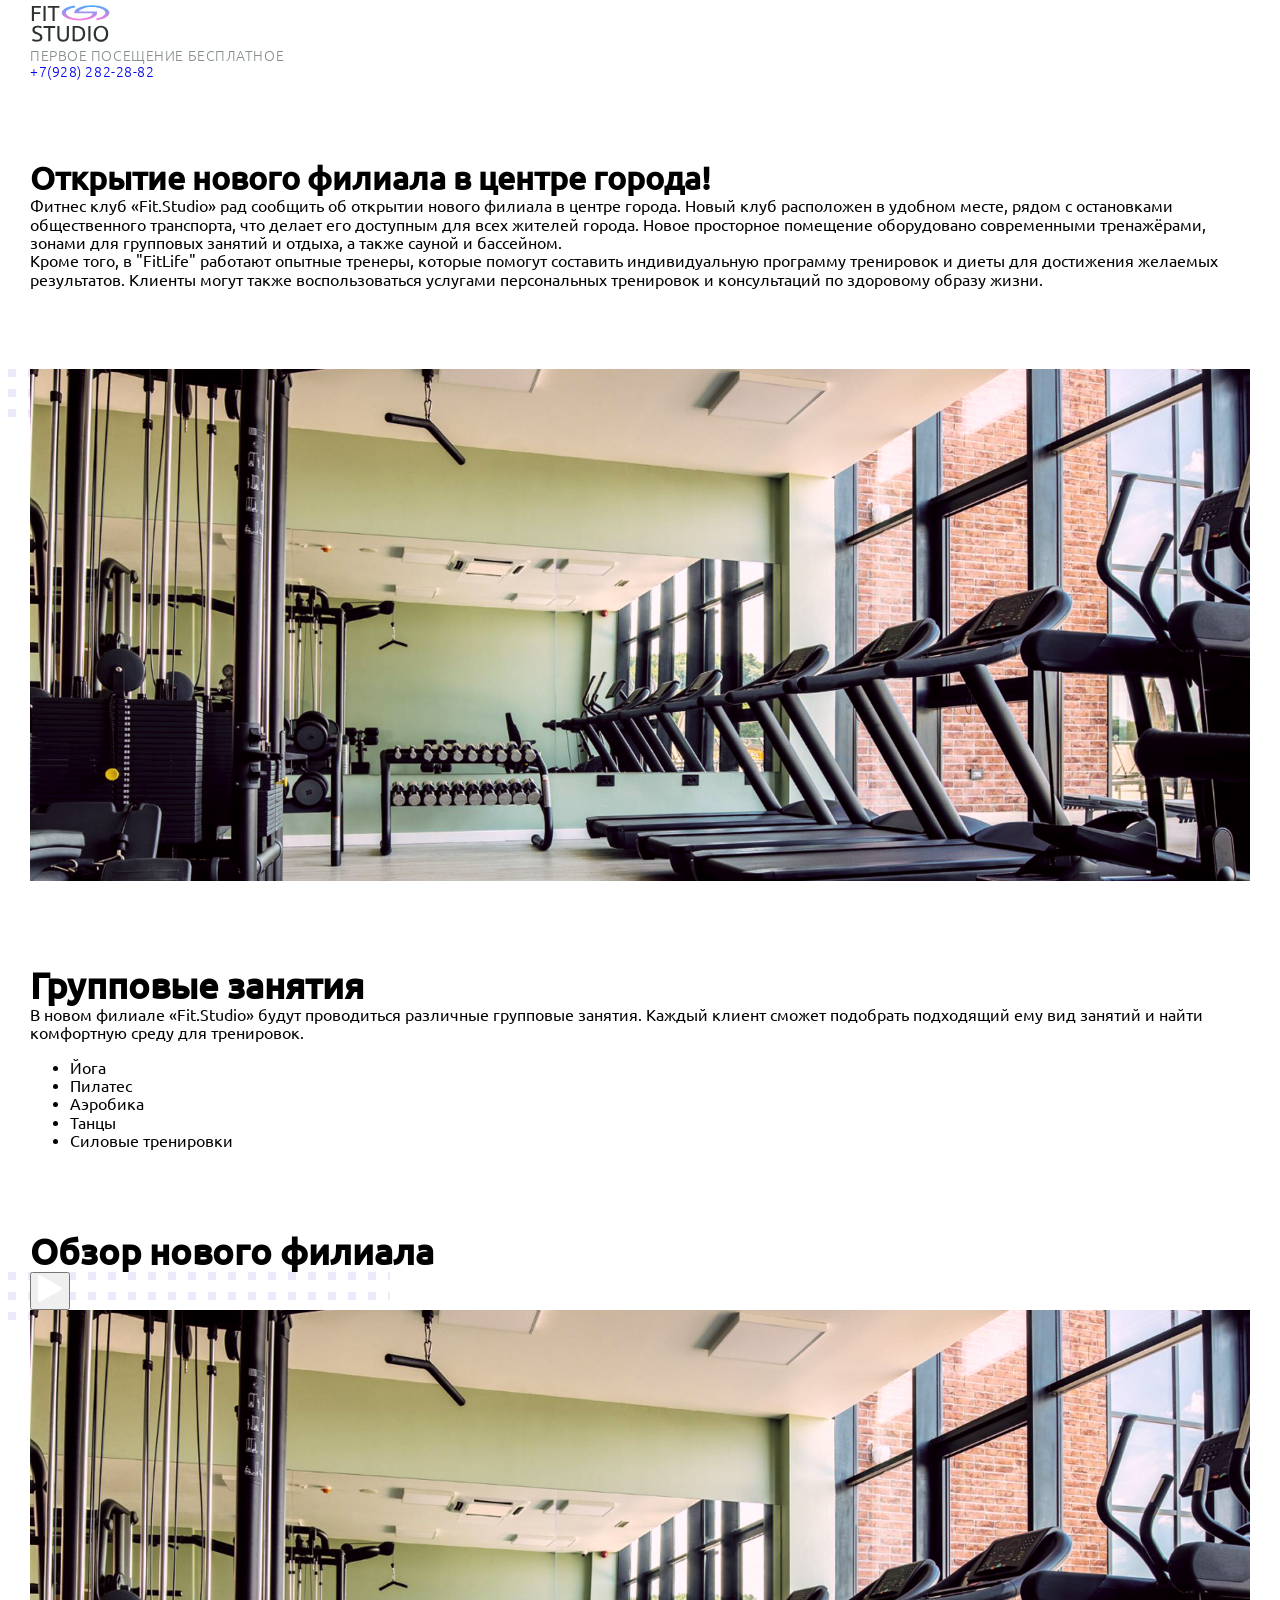
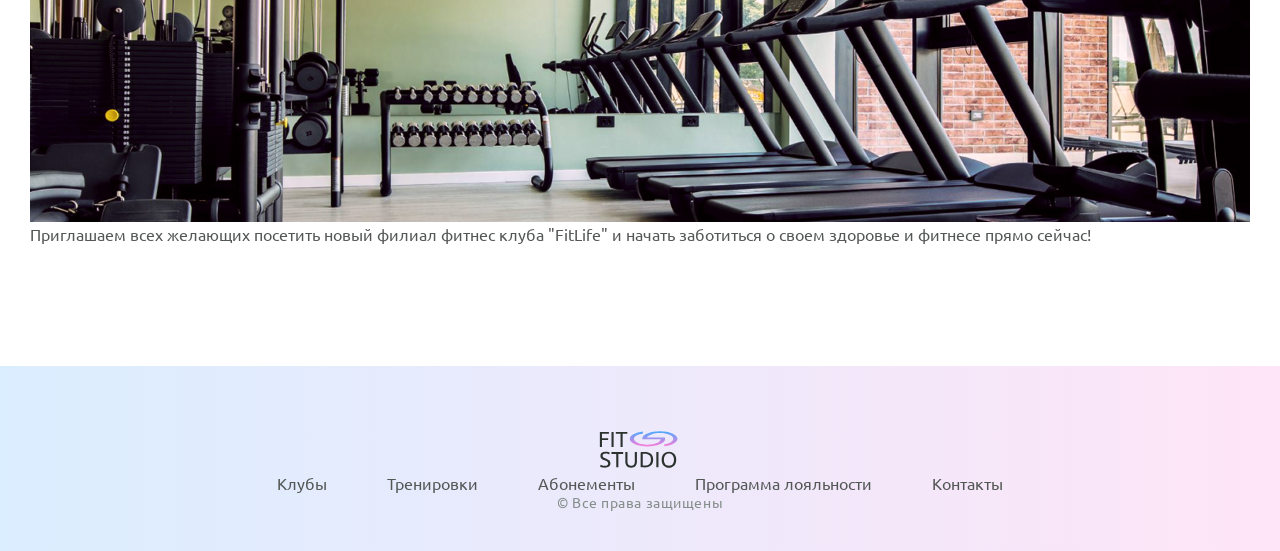
<file: Fall/article.html>
<!DOCTYPE html>
<html lang="ru">
<head>
     <meta charset="UTF-8">
     <meta name="viewport" content="width=device-width, initial-scale=1.0">
     <title>Fit Studio - Открытие нового филиала!</title>
     <link rel="stylesheet" href="./css/style.css">
     <link rel="stylesheet" href="./css/normalize.css">
     <link rel="stylesheet" href="./css/globals.css">
     <link rel="stylesheet" href="./css/header.css">
     <link rel="stylesheet" href="./css/article.css">
     <link rel="stylesheet" href="./css/footer.css">
     <link rel=" icon" type="image/svg+xml"  
     sizes="128x128"     
      href="./photo/favicon-icon.svg">
</head>
<body>
  <header class="header">
          <div class="container">
            <div class="header-container">
                 <a href="/">
                 <img src="./photo/logo.svg"   width="84" height="45" alt="Логотип Fit Studio">
            </a>
            <div class="phone text-sub">
                 <p>Первое посещение бесплатное</p>
                 <a href="tel:+79282822882">+7(928) 282-28-82</a>
            </div>
            </div>
          </div>
     </header>
    <article class="article">
      <section class="article-mb-1">
        <div class="container article-mb-1 ">
        <h1 class="article__large  title-large">
          Открытие нового филиала в центре города!
        </h1>
      <p class="article__text">
        Фитнес клуб «Fit.Studio» рад сообщить об открытии нового филиала в центре города. Новый клуб расположен в удобном месте, рядом с остановками общественного транспорта, что делает его доступным для всех жителей города. Новое просторное помещение оборудовано современными тренажёрами, зонами для групповых занятий и отдыха, а также сауной и бассейном.
      </p>
      <p class="article__text" >
        Кроме того, в "FitLife" работают опытные тренеры, которые помогут составить индивидуальную программу тренировок и диеты для достижения желаемых результатов. Клиенты могут также воспользоваться услугами персональных тренировок и консультаций по здоровому образу жизни.
      </p>
      </div>
      <div class="article__decor-wrapper   article__decor-wrapper--1 decor">
       <div class="container"> 
      <img class="article__img" src="./photo/фотка.jpg"  width="1220" height="590" alt="Тренажерный зал">
      </div>
      </div>
      </section>
      <section class="article-mb-1">
        <div class="container">
        <h2 class=" article__medium-title    title-large article-title-medium">Групповые занятия</h2>
        <p class="article__text">В новом филиале «Fit.Studio» будут проводиться различные групповые занятия. Каждый клиент сможет подобрать подходящий ему вид занятий и найти комфортную среду для тренировок.</p>
        <ul class="article__list article__text ">
          <li class="article__item  article__text">Йога</li>
          <li class="article__item  article__text">Пилатес</li>
          <li class="article__item  article__text">Аэробика</li>
          <li class="article__item  article__text">Танцы</li>
          <li class="article__item  article__text">Силовые тренировки</li>
        </ul>
        </div>
      </section>
      <section>
        <div class="container">
          <h2 class="title-large article-title-medium">Обзор нового филиала</h2>
        </div>
         <div class="article__decor-wrapper article__mb--2  article_mb-2 decor">
          <div class="container">
          <button class="article__play-button">
           <img src="./photo/icon-svg.svg" alt="" width="24" height="24">
          </button>
           <img class="article__img" src="./photo/фотка.jpg"  width="1220" height="590" alt="Тренажерный зал">
       </div>
    </div>
    <div class="container">
      <p class="article-text">
       Приглашаем всех желающих посетить новый филиал фитнес клуба "FitLife" и начать заботиться о своем здоровье и фитнесе прямо сейчас!
      </p>
    </div>
     </section>
    </article>
        <footer class="footer">
     <div class="footer-top">
          <div class="conteiner">
                  <a href="/" class="footer-logo">
                 <img src="./photo/logo.svg"   width="84" height="45" alt="Логотип Fit Studio">
            </a>  
            <nav class="menu">
               <ul>
                    <li><a href="#"> Клубы</a></li>
                    <li><a href="#">Тренировки</a></li>
                    <li><a href="#">Абонементы</a></li>
                    <li><a href="#">Программа лояльности</a></li>
                    <li><a href="#">Контакты</a></li>
               </ul>
            </nav>
          </div>
     </div>
     <div class="container">
          <p class="copyright">&copy;  Все права защищены</p>
     </div>
    </footer>
</body>
</html>
</file>
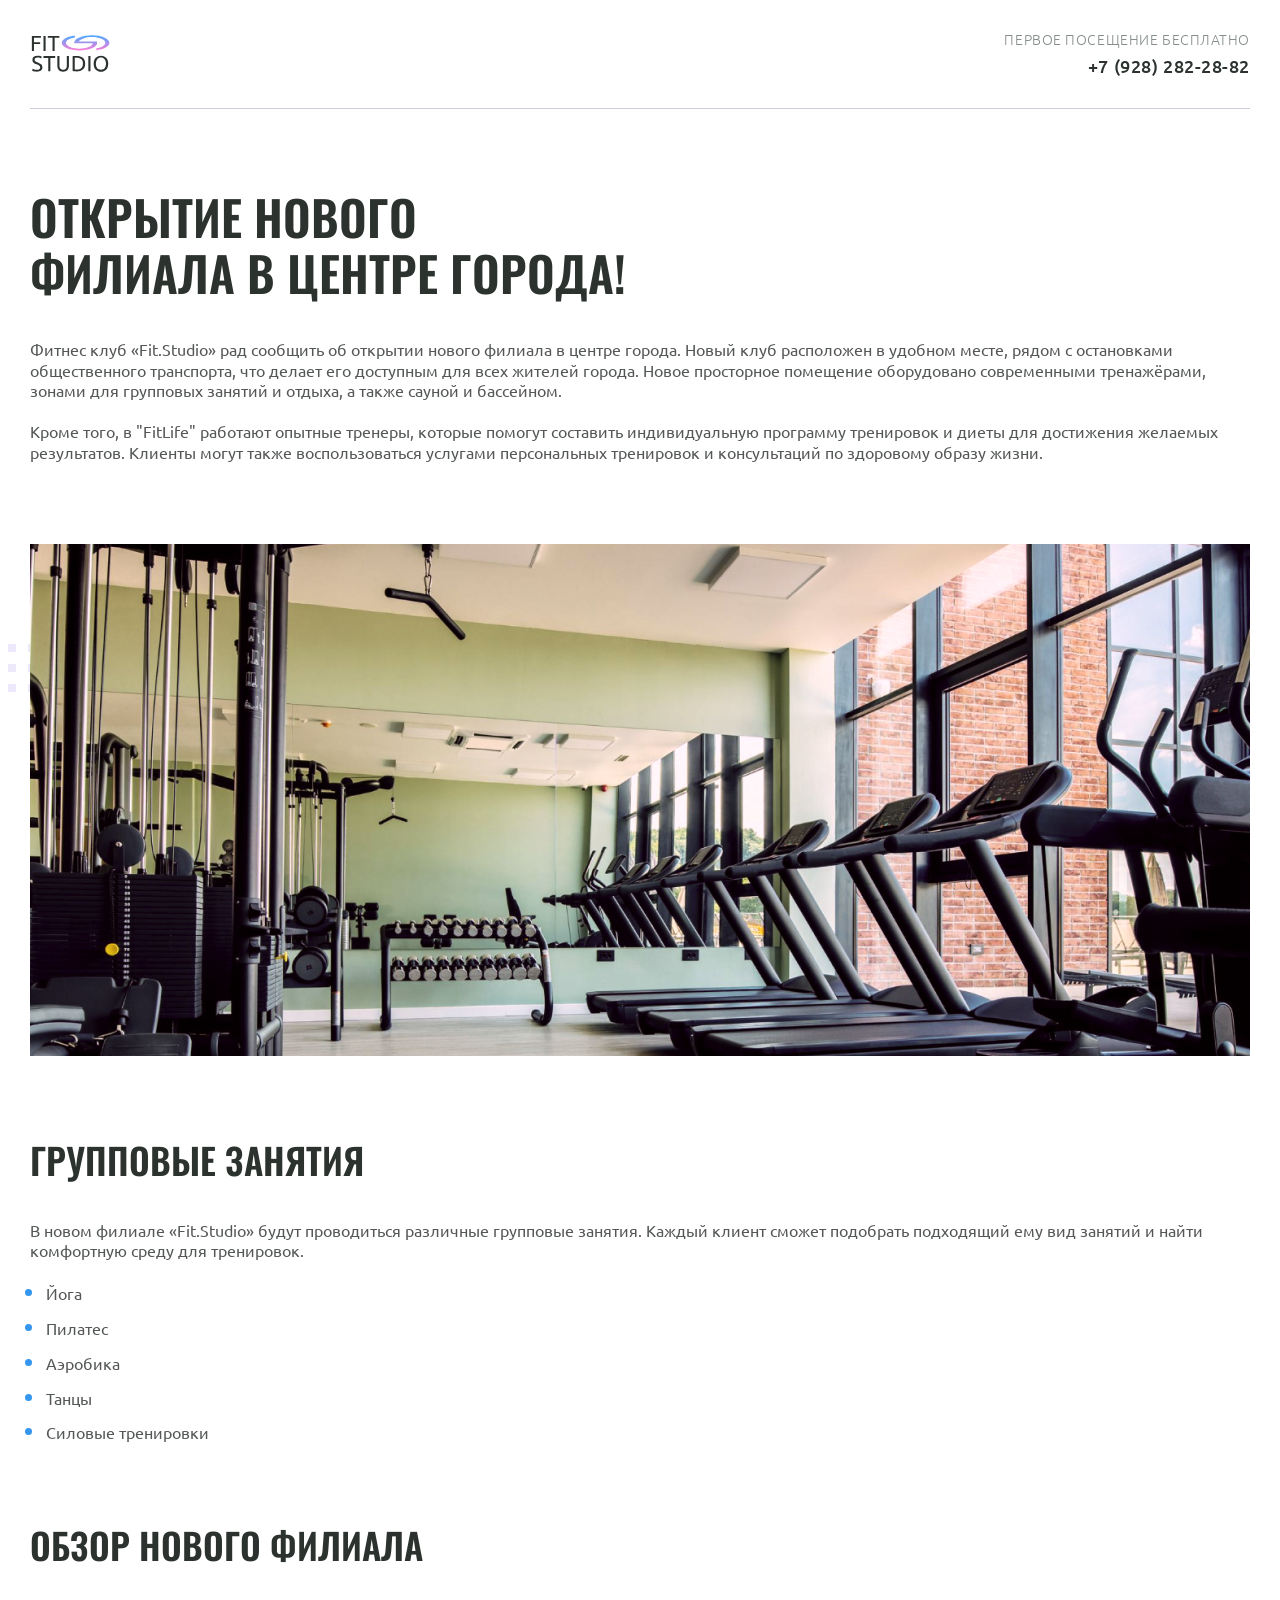
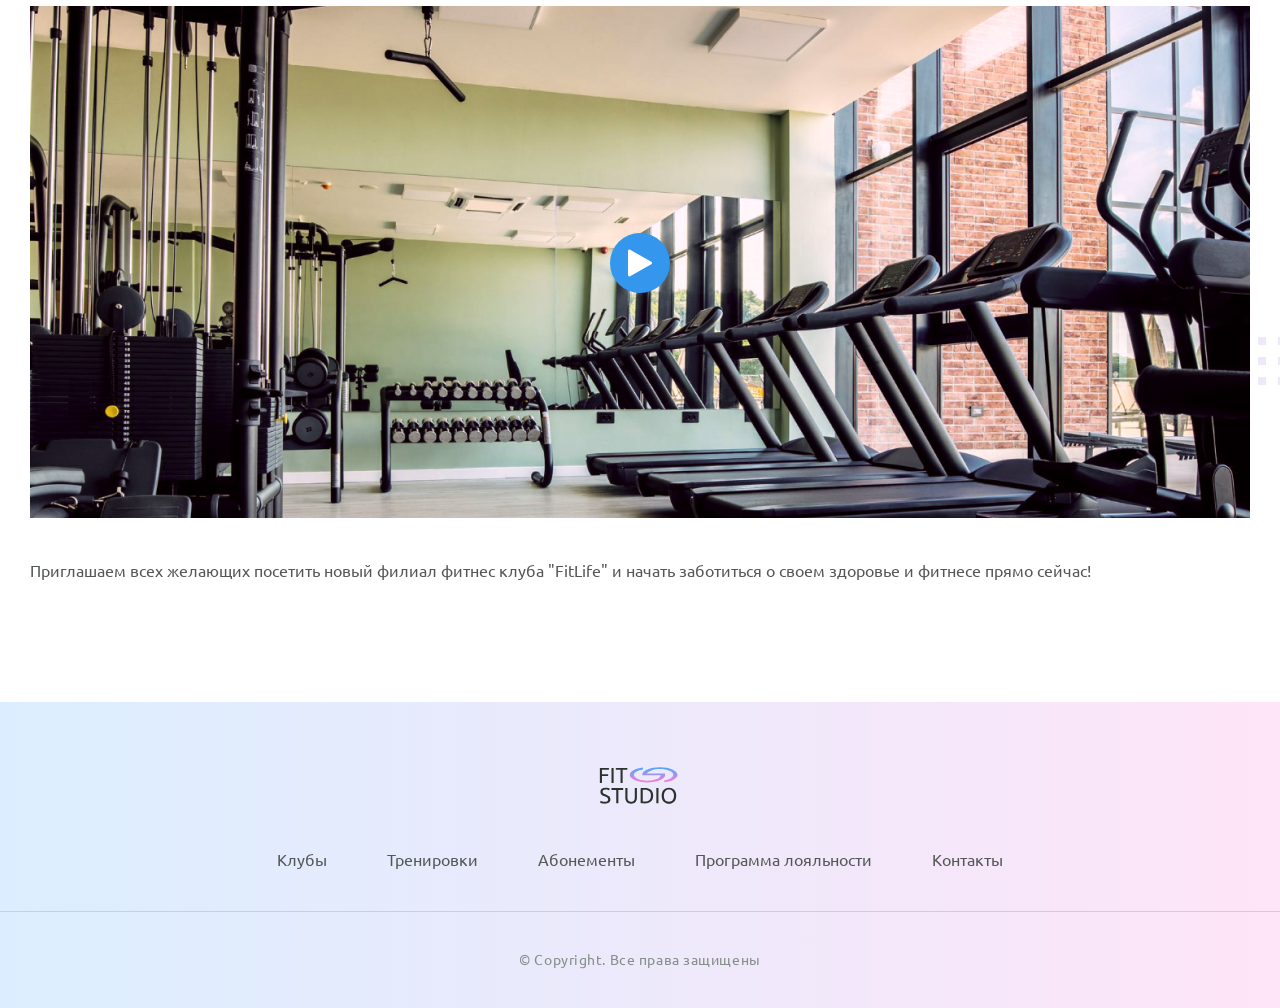
<file: shark/article.html>
<!DOCTYPE html>
<html lang="ru">
  <head>
    <meta charset="UTF-8" />
    <meta name="viewport" content="width=device-width, initial-scale=1.0" />
    <title>Fit Studio - Открытие нового филиала!</title>
    <link rel="stylesheet" href="./css/normalize.css" />
    <link rel="stylesheet" href="./css/fonts.css" />
    <link rel="stylesheet" href="./css/globals.css" />
    <link rel="stylesheet" href="./css/header.css" />
    <link rel="stylesheet" href="./css/article.css" />
    <link rel="stylesheet" href="./css/footer.css" />
    <link
      rel="icon"
      type="image/svg+xml"
      sizes="128x128"
      href="./images/favicon-icon.svg"
    />
  </head>
  <body>
    <header class="header">
      <div class="container">
        <div class="header__inner">
          <a class="header__logo logo"
          href="/">
            <img class="header__logo-img"
              src="./images/logo-icon.svg"
              width="84"
              height="45"
              alt="Логотип Fit Studio"
            />
          </a>
          <div class="header__phone text-sub">
            <p class="header__phone-text">Первое посещение бесплатно</p>
            <a  class="header__phone-link" href="tel:+79282822882">+7 (928) 282-28-82</a>
          </div>
        </div>
      </div>
    </header>
    <article class="article">
      <section class="article-mb-1">
        <div class="container article-mb-1">
          <h1 class="article__title-large  title-large">Открытие нового филиала в центре города!</h1>
          <p class="article__text">
            Фитнес клуб «Fit.Studio» рад сообщить об открытии нового филиала
            в центре города. Новый клуб расположен в удобном месте, рядом
            с остановками общественного транспорта, что делает его доступным
            для всех жителей города. Новое просторное помещение оборудовано
            современными тренажёрами, зонами для групповых занятий и отдыха,
            а также сауной и бассейном.
          </p>
          <p class="article__text">
            Кроме того, в "FitLife" работают опытные тренеры, которые помогут
            составить индивидуальную программу тренировок и диеты для достижения
            желаемых результатов. Клиенты могут также воспользоваться услугами
            персональных тренировок и консультаций по здоровому образу жизни.
          </p>
        </div>
        <div class="article__decor-wrapper article__decor-wrapper--1 decor">
          <div class="container">
            <img
              class="article__img"
              src="./images/gym-img.jpg"
              width="1220"
              height="512"
              alt="Тренажерный зал"
            />
          </div>
        </div>
      </section>
      <section class="article-mb-1">
        <div class="container">
          <h2 class="article__medium-title   title-large article-title-medium">Групповые занятия</h2>
          <p class="article__text">
            В новом филиале «Fit.Studio» будут проводиться различные групповые
            занятия. Каждый клиент сможет подобрать подходящий ему вид занятий
            и найти комфортную среду для тренировок.
          </p>
          <ul class="article__list">
            <li class="article__item article__text">Йога</li>
            <li class="article__item article__text">Пилатес</li>
            <li class="article__item article__text">Аэробика</li>
            <li class="article__item article__text">Танцы</li>
            <li class="article__item article__text">Силовые тренировки</li>
          </ul>
        </div>
      </section>

      <section>
        <div class="container">
          <h2 class="title-large article-title-medium">Обзор нового филиала</h2>
        </div>
        <div
          class="article__decor-wrapper article__decor-wrapper--2 article-mb-2 decor"
        >
          <div class="container">
            <button class="article__play-button">
              <img
                src="./images/play-icon.svg"
                width="24"
                height="24"
                alt="Запустить"
              />
            </button>
            <img
              class="article__img"
              src="./images/gym-img.jpg"
              width="1220"
              height="512"
              alt="Тренажерный зал"
            />
          </div>
        </div>
        <div class="container">
          <p class="article__text">
            Приглашаем всех желающих посетить новый филиал фитнес клуба
            "FitLife" и начать заботиться о своем здоровье и фитнесе прямо
            сейчас!
          </p>
        </div>
      </section>
    </article>
    <footer class="footer">
      <div class="footer__top">
        <div class="container">
          <a class="footer__logo logo" href="/">
            <img
              src="./images/logo-icon.svg"
              width="84"
              height="45"
              alt="Логотип Fit Studio"
            />
          </a>
          <nav class="footer__menu  menu">
            <ul class="menu__list">
              <li class="menu__item">
                <a class="menu__link"  href="#">Клубы</a>
              </li>
              <li class="menu__item">
                <a class="menu__link"  href="#">Тренировки</a>
              </li>
              <li class="menu__item">
                <a class="menu__link"  href="#">Абонементы</a>
              </li>
              <li class="menu__item">
                <a class="menu__link"  href="#">Программа лояльности</a>
              </li>
              <li class="menu__item">
                <a class="menu__link"  href="#">Контакты</a>
              </li>
            </ul>
          </nav>
        </div>
      </div>
      <div class="container">
        <p class=" footer__copyright">&copy; Copyright. Все права защищены</p>
      </div>
    </footer>
  </body>
</html>
</file>
<file: src/style.css>
*{padding: 0;margin: 0;border: 0;}
*,*:before,*:after{-webkit-box-sizing: border-box;box-sizing: border-box;}
:focus,:active{outline: none;}
a:focus,a:active{outline: none;}
nav,footer,header,aside{display: block;}
html,body{
    height:100%;width:100%;
    font-size:100%;line-height:1;-ms-text-size-adjust:100%;-moz-text-size-adjust:100%;-webkit-text-size-adjust:100%;}
input,button,textarea{font-family:inherit;}
input::-ms-clear{display: none;}
button{cursor: pointer;}
button::-moz-focus-inner{padding:0;border:0;}
a,a:visited{text-decoration: none;}
a:hover{text-decoration: none;}
ul li{list-style: none;}
img{vertical-align: top;}
h1,h2,h3,h4,h5,h6{font-size:inherit;font-weight: inherit;}
a{color:inherit;}



body {
    font-family: "Montserrat",SansSerif;
    color: black;
}

body.overflow {
    overflow: hidden;
}



.layout {
    display: -webkit-box;
    display: -ms-flexbox;
    display: flex;
    min-height: 100vh;
}

.sidebar {
    padding: 40px 24px 40px 0;
    -ms-flex-negative: 0;
    flex-shrink: 0;
    background-color: white;
}



.content {
    -webkit-box-flex: 1;
    -ms-flex-positive: 1;
    flex-grow: 1;
    background-color: #F4F4F4;
}

.container {
    display: -webkit-box;
    display: -ms-flexbox;
    display: flex;
    -webkit-box-orient: vertical;
    -webkit-box-direction: normal;
    -ms-flex-direction: column;
    flex-direction: column;
    -webkit-box-pack: center;
    -ms-flex-pack: center;
    justify-content: center;
    -webkit-box-align: center;
    -ms-flex-align: center;
    align-items: center;
    padding: 150px 60px 80px 60px;
}


.logo {
    margin-left: 60px;
    margin-bottom: 60px;
}

.sidebar__user {
    background-color: #F4F4F4;
    padding: 20px 30px;
    margin-left: 60px;
    margin-bottom: 100px;
    border-radius: 8px;
    border: 1px solid #DADEC9;
}

.sidebar__name {
    color:#161814;
    font-size: 18px;
    font-weight: 500;
    margin-bottom: 6px;
}

.sidebar__text {
    color: #AFB1A7;
    font-size: 13px;
    font-weight: 400;
    line-height: 130%; /* 16.9px */
}

.sidebar__item {
    width: 372px;
}

.sidebar__button {
    display: -webkit-box;
    display: -ms-flexbox;
    display: flex;
    -webkit-box-align: center;
    -ms-flex-align: center;
    align-items: center;
    gap: 10px;
    padding: 20px 60px;
    margin-bottom: 12px;
    border-radius: 0px 100px 100px 0px;
    -webkit-transition: all .5s;
    -o-transition: all .5s;
    transition: all .5s;
    cursor: pointer;
    width: 90%;
    color:#161814;
    font-size: 16px;
    font-weight: 500;
}

.sidebar__button.active , .sidebar__button:hover {
    width: 100%;
    background-color: #DAF765;
}


.content__title {
    color: #161814;
    font-size: 48px;
    font-weight: 700;
    margin-bottom: 40px;
}

.content__list {
    display: -webkit-box;
    display: -ms-flexbox;
    display: flex;
    -webkit-box-align: center;
    -ms-flex-align: center;
    align-items: center;
    -ms-flex-wrap: wrap;
    flex-wrap: wrap;
    gap: 20px;
}



.content__list-item  {
    cursor: pointer;
    padding: 12px 18px;
    background-color: #fff;
    border-radius: 10px;
    border: 1px solid #DADEC9;
    -webkit-transition: all .3s;
    -o-transition: all .3s;
    transition: all .3s;
}

.content__list-item:hover,.content__list-diplom:hover {
    background-color: #AFB1A7;
}

li a {
    padding: 12px 18px;

}


.content__list-diplom {
    -webkit-transition: all .3s;
    -o-transition: all .3s;
    transition: all .3s;
    display: inline-block;
    padding: 12px 18px;
    background-color: #fff;
    border-radius: 10px;
    border: 1px solid #DADEC9;
}

.content__decor {
    display: -webkit-box;
    display: -ms-flexbox;
    display: flex;
    -webkit-box-align: center;
    -ms-flex-align: center;
    align-items: center;
}

.content__decor-text {
    color:#BEDD44;
    font-size: 36px;
    font-weight: 700;
    line-height: 110%; /* 39.6px */
}

.content__block {
    max-width: 1200px;
}

.content__block.hidden {
    display: none;
}

.content__decor-img img{
    width: 100%;
}

.burger {
    display: none;
    padding: 5px;
    position: fixed;
    top: 3%;
    right: 7%;
    width: 40px;
    height: 40px;
    background-color: #161814;
    border-radius: 50%;
    z-index: 10;
    border: 1px solid #DAF765;
}

@media (max-width: 768px) {
    .burger {
        display: block;
    }

    .sidebar {
        -webkit-transition: all .3s;
        -o-transition: all .3s;
        transition: all .3s;
        -webkit-transform: translateX(-100%);
        -ms-transform: translateX(-100%);
        transform: translateX(-100%);
        position: fixed;
        top: 0;
        left: 0;
        bottom: 0;
        z-index: 5;
    }

    .sidebar.show {
        -webkit-transform: translateX(0%);
        -ms-transform: translateX(0%);
        transform: translateX(0%);
    }

    .overlay {
        opacity: 0;
        pointer-events: none;
        -webkit-transition: all .3s;
        -o-transition: all .3s;
        transition: all .3s;
        position: absolute;
        top: 0;
        right: 0;
        left: 0;
        bottom: 0;
        z-index: 3;
        background-color: #000000e0;
    }

    .overlay.show {
        opacity: 1;
        pointer-events: all;
    }

    .container {
        padding: 40px 20px;
        min-height: 100%;
    }

    .content__decor {
        margin-top: 20px;
        -webkit-box-orient: vertical;
        -webkit-box-direction: normal;
        -ms-flex-direction: column;
        flex-direction: column;
    }
}

@media (max-width: 400px) {
    .sidebar__user {
        margin-left: 0;
    }
}
</file>
<file: Fall/css/style.css>
/* @font-face {
     font-family: "Ubuntu";
     src: local("Ubuntu"), url(../fonts/UbuntuLight.woff2) format("woff2");
     font-weight: 300;
     font-style: normal;
     font-display: swap;
}
@font-face {
     font-family: "Ubuntu";
     src: local("Ubuntu"), url(../fonts/UbuntuRegular.woff2) format("woff2");
     font-weight: 400;
     font-style: normal;
     font-display: swap;
}
@font-face {
     font-family: "Ubuntu";
     src: local("Ubuntu"), url(../fonts/UbuntuMedium.woff2) format("woff2");
     font-weight: 500;
     font-style: normal;
     font-display: swap;
}
@font-face {
     font-family: "Oswald";
     src: local("Oswald"), url(../fonts/OswaldMedium.woff2) format("woff2");
     font-weight: 500;
     font-style: normal;
     font-display: swap;
}

@font-face {
     font-family: "Oswald";
     src: local("Oswald"), url(../fonts/OswaldSemiBold.woff2) format("woff2");
     font-weight: 600;
     font-style: normal;
     font-display: swap;
} */
 @font-face {
     font-family: "Ubuntu";
     src: local("Ubuntu"), url(../fonts/UbuntuLight.woff2) format("woff2");
     font-weight: 300;
     font-style: normal;
     font-display: swap;
}
@font-face {
     font-family: "Ubuntu";
     src: local("Ubuntu"), url(../fonts/UbuntuRegular.woff2) format("woff2");
     font-weight: 400;
     font-style: normal;
     font-display: swap;
}
@font-face {
     font-family: "Ubuntu";
     src: local("Ubuntu"), url(../fonts/UbuntuMedium.woff2) format("woff2");
     font-weight: 500;
     font-style: normal;
     font-display: swap;
}
@font-face {
     font-family: "Oswald";
     src: local("Oswald"), url(../fonts/OswaldMedium.woff2) format("woff2");
     font-weight: 500;
     font-style: normal;
     font-display: swap;
}

@font-face {
     font-family: "Oswald";
     src: local("Oswald"), url(../fonts/OswaldSemiBold.woff2) format("woff2");
     font-weight: 600;
     font-style: normal;
     font-display: swap;
}
</file>
<file: Fall/css/globals.css>
html {
     font-family: Ubuntu, sans-serif;
     font-weight: 400;
} 

*,
*::before,
*::after {
    box-sizing: border-box;
}

body {
  display: flex;
  flex-direction: column;
  min-width: 375px;
  min-height: 100vh;
}

h1,
h2,
h3,
h4,
h5,
h6,
p   {
    margin: 0px;
}

a {
  text-decoration: none;
}

  img {
    max-width: 100%;
    height: auto;
    object-fit: cover;
  }

a,
button {
  outline: none;
}
.container {
  max-width: 1250px;
  margin: 0 auto;
  padding: 0 15px;
}

.hero__text {
    font: 400 16px / 1.3 "Ubuntu", sans-serif;
     color: #535755;
}

.hero__link  {
     padding: 19px 32px;
     font: 500 15px / 1.3 "Ubuntu", sans-serif;
     letter-spacing: 0.02em;
     text-align: center;
     text-transform: uppercase;
     color: #fff;
     background-color: #3596ed;
     transition: opacity 0.2s, background-color 0.2s;
}

.hero__link {
  background-color: transparent;
}

.button:hover {
  opacity: 0.75;
}

.button:not(:disabled):active {
 background-color: #145fa0;
}

button.button:disabled {
  opacity: 0.65;
  cursor: default;
}

.section {
  margin-bottom: 140px;
  
}

.news__article {
    display: flex;
align-items: flex-start;
justify-content: flex-start;
flex-direction: column;
gap: 40px;
}

.news__article {
  
border: 1px solid #d3cbd9;
width: 284px;
height: 342px;
}

.news__article-info {
  display: flex;
align-items: flex-start;
justify-content: flex-start;
flex-direction: column;
  padding: 20px 20px 0;
     margin-bottom: 12px;
}



.news__article-title {
  font: 400 16px / 1.3 "Ubuntu", sans-serif;
color: #2c332f;
padding-top: 8px;
}

.news__article-link {
  font: 400 16px / 1.3 "Ubuntu", sans-serif;
color: #3596ed;
padding-bottom: px;
}


.news__title-large {
  font: 600 48px / 1.15 "Oswald", sans-serif;
text-transform: uppercase;
color: #2c332f;
}
.faq__title-medium {
  font-weight: 500;
  font-size: 24px;
  line-height: 115%;
  font-family:  Oswald, sans-serif;
  text-transform: uppercase;
  color: #2c332f;
}

.decor::before {
     content: "";
    position: absolute;
     z-index: -1;
     width: calc(50% - 250px);
     height: 48px;
     background: url("../photo/декор.svg") repeat-x;
}


.text-sub {
    font: 300 14px "Ubuntu", sans-serif;
    letter-spacing: 0.04em;
    text-transform: uppercase;
    color: #858e8a;
}

a:focus-visible,
button:focus-visible,
summary:focus-visible {
  outline: 2px solid #3596ed;
  outline-offset: 1px;
}

@media (width <= 992px) {
   .container {
    max-width: 768px;
   }

}


@media (width <= 768px) {
  .container {
    max-width: 576px;
  }

  .title-large {
    font-size: 40px;
    margin-bottom: 30px;
  }

  .home-page   .title-large {
    max-width: inherit;
    text-align: center;
  }

  .title-medium {
    font-size: 22px;
  }
}

@media (width <= 576px)  {
  .section {
    margin-bottom: 80px;
  }

  .title-large {
    font-size: 34px;
  }

  .title-medium {
    font-size: 18px;
  }
}
</file>
<file: Fall/css/header.css>
.header__iner {
     display: flex;
     justify-content: space-between;
     align-items: center;
     padding-left: 30px;
     padding-right: 30px;
      padding-top: 30px;
     padding-bottom: 30px; 
     border-bottom: 1px solid #d3cbd9;
}

.header__phone {
     text-align: right; 
}

.header__phone-text {
     margin-bottom: 8px;
}

.header__phone-link {
font-weight: 500;
font-size: 18px;
text-decoration: none;
color: #2c332f;
transition: color 0.2s;
}

.header__phone-link a:hover {
     color: #3596ED;
}
</file>
<file: Fall/css/index.css>
/* .hero {
     position: relative;
     padding-top: 80px;
}

.hero::before {
     bottom: 106px;
     width: 100%;
}

.hero-container {
     display: flex;
     align-items: center;
     gap: 28px;
}

.hero h1 {
     margin-bottom: 40px;
     font-family: Oswald, sans-serif;
     font-weight: 600;
     font-size: 62px;
     line-height: 115%;
     text-transform: uppercase;
     color: #2c332f;
}

.hero h1 strong {
       font-weight: 600;
     color: #3596ed;
}

.hero-info {
     max-width: 492px;
}

.hero .text {
     margin-bottom: 140px;
}

.hero-images {
     position: relative;
     display: flex;
}


.hero-choose {
     position: absolute;
     max-width: 161px;
     top: 40px;
     left: 50%;
     transform: translateX(-50%);
     padding: 22px;
     background: rgb(255 255 255/ 0.9);
     border: 1px solid #535755;
     text-align: center;
}



.news-container {
     display: flex;
     gap: 28px;
}

.news-article  {
     display: column;
     flex-direction: column;
     max-width: 284px;
     border: 1px solid #d3cbd3;
     flex: 1 1 25%;
     background: #fff;
     overflow: hidden;
}

.news-article  img {
     display: block;
}

.news-info {
     padding: 20px 20px 0;
     margin-bottom: 12px;
}

.news-date {
     display: inline-block;
     margin-bottom: 8px;
}
.news-article footer {
     padding: 0 20px  20px;
     margin-top: auto;
}

.news-link {
     display: inline-flex;
     align-items: center;
     gap: 8px;
     font-weight: 400;
     font-size: 16px;
     line-height: 130%;
     color: #3596ed;
     text-decoration: none;
}

.news-link::after {
     content: "";
     display: inline-block;
     width: 22px;
     height: 9px;
     background-image: url("../photo/arrow-right.svg");
     transition: transform 0.2s;
}

.news-link:hover::after {
  transform: translateX(5px);
}

.faq {
     position: relative;
}

.faq::before {
     top: 215px;
      content: "";
      position: absolute;
     z-index: -1;
     width: calc(50% - 250px);
     height: 48px;
     background: url("../photo/декор.svg") repeat-x; 
}

.faq-container {
     display: flex;
     gap: 28px;
}

details {
     margin-bottom: 20px;
     border-block: 1px solid #d3cbd9;
}

details:last-child {
     margin-bottom: 0;
}

details[open] summary::after {
     transform: rotate(180deg);
}

summary {
     list-style: none;
     display: flex;
     align-items: center;
     justify-content: space-between;
     gap: 10px;
     padding: 20px;
     cursor: pointer;
}

summary::after {
     content: "";
     display: inline-block;
     flex-shrink: 0;
     width: 17px;
     height: 22px;
     background: url("../photo/new-icon.svg") no-repeat center/ cover;
}

summary::-webkit-details-marker {
     display: none;
}

details > p {
     padding: 0 20px 20px;
}

@media (width <= 1400px) {
     .hero-images img {
       width: 50%;
     }
}

@media (width <= 992px) {
     .hero::after {
      display: none;
   }

     .hero-container {
      flex-direction: column;
      align-items: center;
     }


   .hero-info {
    text-align: center;
   }

   .hero h1 {
     margin-bottom: 30px;
     font-size: 52px;
   }

   .hero-info .text {
    max-width: inherit;
     margin-bottom: 30px;
   }

   .news-container {
     flex-wrap: wrap;
     justify-content: center;
     gap: 20px;
   }

   .news-article {
     flex-basis: 50%;
     max-width: 350px;
   }

   .news-article img {
     width: 100%;
   }
   
   .faq::before {
     display: none;
   }

   .faq-container {
     flex-direction: column-reverse;
     align-items: center;
   }
}

@media (width <= 768px) {
  .hero h1 {
     font-size: 50px;
  }
}

@media (width <= 576px) {
     .hero {
          padding-top: 60px;
     }


     .hero-info {
          max-width: 410px;
     }


     .hero h1 {
          font-size: 42px;
     }

     .hero-choose {
          max-width: 125px;
          padding: 10px;
          font-size: 14px;
     }
} */


.hero {
     position: relative;
     padding-top: 80px;
}

.hero::before {
     bottom: 106px;
     width: 100%;
}

.hero__container {
     display: -webkit-box;
     display: -ms-flexbox;
     display: flex;
     -webkit-box-align: center;
         -ms-flex-align: center;
             align-items: center;
     gap: 28px;
}

.hero__title {
     margin-bottom: 40px;
     font-family: Oswald, sans-serif;
     font-weight: 600;
     font-size: 62px;
     line-height: 115%;
     text-transform: uppercase;
     color: #2c332f;
}

.hero__title strong {
       font-weight: 600;
     color: #3596ed;
}

.hero__info {
     max-width: 492px;
}


.hero__linkk {
     font: 500 15px / 1.3 "Ubuntu", sans-serif;
letter-spacing: 0.02em;
text-align: center;
text-transform: uppercase;
color: #fff;
padding-block: 19px;
padding-inline: 32px;
width: 270px;
height: 57px;
}
.hero__text {
     margin-bottom: 140px;
}

.hero__images {
     position: relative;
     display: -webkit-box;
     display: -ms-flexbox;
     display: flex;
}


.hero__choose {
     position: absolute;
     max-width: 161px;
     top: 40px;
     left: 50%;
     -webkit-transform: translateX(-50%);
         -ms-transform: translateX(-50%);
             transform: translateX(-50%);
     padding: 22px;
     background: rgb(255 255 255/ 0.9);
     border: 1px solid #535755;
     text-align: center;
}



.news__container {
     display: -webkit-box;
     display: -ms-flexbox;
     display: flex;
     gap: 28px;
}



.news__container  {
     display: column;
     -webkit-box-orient: vertical;
     -webkit-box-direction: normal;
         -ms-flex-direction: column;
             flex-direction: column;
     max-width: 284px;
     border: 1px solid #d3cbd3;
     -webkit-box-flex: 1;
         -ms-flex: 1 1 25%;
             flex: 1 1 25%;
     background: #fff;
     overflow: hidden;
}

.news__article-picture {
     display: block;

}

.news__article-footer {
     padding: 0 20px  20px;
     margin-top: auto;
}


.news__article-link {
     display: -webkit-inline-box;
     display: -ms-inline-flexbox;
     display: inline-flex;
     -webkit-box-align: center;
         -ms-flex-align: center;
             align-items: center;
     gap: 8px;
     font-weight: 400;
     font-size: 16px;
     line-height: 130%;
     color: #3596ed;
     text-decoration: none;
}

.news__article-link::after {
     content: "";
     display: inline-block;
     width: 22px;
     height: 9px;
     background-image: url("../photo/arrow-right.svg");
     -webkit-transition: -webkit-transform 0.2s;
     transition: -webkit-transform 0.2s;
     transition: transform 0.2s;
     transition: transform 0.2s, -webkit-transform 0.2s;
}

.news__article-link:hover::after {
  -webkit-transform: translateX(5px);
      -ms-transform: translateX(5px);
          transform: translateX(5px);
}

.faq {
     position: relative;
}

.faq::before {
     top: 215px;
}
 
.faq__container {
     display: -webkit-box;
     display: -ms-flexbox;
     display: flex;
     gap: 28px;
     -webkit-box-align: start;
         -ms-flex-align: start;
             align-items: flex-start;
     
}

details {
     margin-bottom: 20px;
     border-block: 1px solid #d3cbd9;
}

details:last-child {
     margin-bottom: 0;
}

details[open] summary::after {
     -webkit-transform: rotate(180deg);
         -ms-transform: rotate(180deg);
             transform: rotate(180deg);
}

.faq__title-medium {
     list-style: none;
     display: -webkit-box;
     display: -ms-flexbox;
     display: flex;
     -webkit-box-align: center;
         -ms-flex-align: center;
             align-items: center;
     -webkit-box-pack: justify;
         -ms-flex-pack: justify;
             justify-content: space-between;
     gap: 10px;
     padding: 20px;
     cursor: pointer;
}

.faq__title-medium::after {
     content: "";
     display: inline-block;
     -ms-flex-negative: 0;
         flex-shrink: 0;
     width: 17px;
     height: 22px;
     background: url("../photo/new-icon.svg") no-repeat center/ cover;
}
.faq__title-medium::-webkit-details-marker {
     display: none;
}

details > p {
     padding: 0 20px 20px;
}

@media (width <= 1400px) {
     .hero-images img {
       width: 50%;
     }
}

@media (width <= 992px) {
     .hero::after {
      display: none;
   }

     .hero-container {
      -webkit-box-orient: vertical;
      -webkit-box-direction: normal;
          -ms-flex-direction: column;
              flex-direction: column;
      -webkit-box-align: center;
          -ms-flex-align: center;
              align-items: center;
     }


   .hero-info {
    text-align: center;
   }

   .hero h1 {
     margin-bottom: 30px;
     font-size: 52px;
   }

   .hero__info .text {
    max-width: inherit;
     margin-bottom: 30px;
   }

   .news__container {
     -ms-flex-wrap: wrap;
         flex-wrap: wrap;
     -webkit-box-pack: center;
         -ms-flex-pack: center;
             justify-content: center;
     gap: 20px;
   }

   .news__article {
     -ms-flex-preferred-size: 50%;
         flex-basis: 50%;
     max-width: 350px;
   }

   .news-article img {
     width: 100%;
   }
   
   .faq::before {
     display: none;
   }

   .faq-container {
     -webkit-box-orient: vertical;
     -webkit-box-direction: reverse;
         -ms-flex-direction: column-reverse;
             flex-direction: column-reverse;
     -webkit-box-align: center;
         -ms-flex-align: center;
             align-items: center;
   }
}

@media (width <= 768px) {
  .hero h1 {
     font-size: 50px;
  }
}

@media (width <= 576px) {
     .hero {
          padding-top: 60px;
     }


     .hero-info {
          max-width: 410px;
     }


     .hero h1 {
          font-size: 42px;
     }

     .hero-choose {
          max-width: 125px;
          padding: 10px;
          font-size: 14px;
     }
}
</file>
<file: Fall/css/footer.css>
/* .footer {
     padding: 60px 0px 40px;
     margin-top: auto;
     background: 
     linear-gradient(90deg, rgba(73, 169, 255, 0.2) 0%,
      rgba(252, 124, 217, 0.2) 100%);
      text-align: center;
}

.footer-top {
     padding-bottom: 40px;
     margin-bottom: 40px;
     border-bottom: 1px solid #d3cbd9;
}


.footer-logo {
     display: inline-block;
     margin-bottom: 40px;
}

.menu ul {
     display: flex;
     justify-content: center;
     align-items: center;
    list-style: none;
    gap: 60px;
    padding: 0;
    margin: 0;
}

.menu a {
     font-weight: 400px;
     font-size: 16px;
     line-height: 130%;
     text-decoration: none;
     color: #535755;
     transition: color 0.2s;
}

.menu a:hover {
     color: #3596ED; 
}

.copyright {  
font-weight: 400px;
font-size: 14px;
letter-spacing: 0.04em;
color: #858e8a;
}

@media (width <= 768px) {
  .menu ul {
     flex-direction: column;
     gap: 25px;
  }
}


@media (width <= 576px) {
     .footer {
          padding-top: 40px;
     }
} */


.footer {
     padding: 60px 0px 40px;
     margin-top: auto;
     background: 
     -webkit-gradient(linear, left top, right top, 
     from(rgba(73, 169, 255, 0.2)),
      to(rgba(252, 124, 217, 0.2)));
     background: 
     linear-gradient(90deg, rgba(73, 169, 255, 0.2) 0%,
      rgba(252, 124, 217, 0.2) 100%);
      text-align: center;
}

.footer__top {
     padding-bottom: 40px;
     margin-bottom: 40px;
     border-bottom: 1px solid #d3cbd9;
}


.footer__logo {
     display: inline-block;
     margin-bottom: 40px;
}

.menu ul {
     display: -webkit-box;
     display: -ms-flexbox;
     display: flex;
     -webkit-box-pack: center;
         -ms-flex-pack: center;
             justify-content: center;
     -webkit-box-align: center;
         -ms-flex-align: center;
             align-items: center;
    list-style: none;
    gap: 60px;
    padding: 0;
    margin: 0;
}

.menu a {
     font-weight: 400px;
     font-size: 16px;
     line-height: 130%;
     text-decoration: none;
     color: #535755;
     -webkit-transition: color 0.2s;
     transition: color 0.2s;
}

.menu a:hover {
     color: #3596ED; 
}

.copyright {  
font-weight: 400px;
font-size: 14px;
letter-spacing: 0.04em;
color: #858e8a;
}

@media (width <= 768px) {
  .menu ul {
     -webkit-box-orient: vertical;
     -webkit-box-direction: normal;
         -ms-flex-direction: column;
             flex-direction: column;
     gap: 25px;
  }
}


@media (width <= 576px) {
     .footer {
          padding-top: 40px;
     }
}
</file>
<file: Form Style/css/style.css>
* {
     box-sizing: border-box;
}
body {
     display: flex;
     justify-content: center;
     align-items: center;
     font-family: sans-serif;
     min-height: 100vh;
}


.form {
     border: 1px solid #333;
     border-radius: 6px;
     max-width: 400px;
     width: 100%;
     padding: 30px;
}

.form-group {
     border: none;
     padding: 0;
}

.form-group-title {
     font-weight: 700;
     padding: 0;
     margin-bottom: 15px;
}

.label {
     display: inline-block;
     margin-bottom: 10px;
}

.textarea {
     max-height: 100px;
     min-height: 30px;
     resize: vertical;
}

.input,
.textarea {
     border: 1px solid #333;
     border-radius: 6px;
     width: 100%;
     padding: 5px 12px;
     margin-bottom: 20px;
     outline: none;
}

.checkbox-label {
     padding-left: 22px;
}


.checkbox {
     position: absolute;
     appearance: none;
     outline: none;
     
}


.checkbox::after {
     content: "";
     position: absolute;
     width: 16px;
     height: 16px;
     margin-left: -22px;
     border: 1px solid #333;
     border-radius: 6px;
     cursor: pointer;
}

.checkbox:checked::after {
     background: url("../img/check-icon.svg") no-repeat center, #8b0000;
}

.checkbox:disabled::after {
     opacity: 0.7;
}


.checkbox-text {
     font-size: 14px;
}

.button {
     border: none;
     border-radius: 6px;
     padding: 6px 18px;
     background-color: #8b0000;
     cursor: pointer;
     transition: opacity 0.2s;
}

.button:hover {
    opacity: 0.85;
}

.button:active {
     background-color: #790101;
}

.input:focus-visible,
.textarea:focus-visible,
.input:focus-visible {
     outline: 2px solid #8b0000;
     outline-offset: 1px;
}
</file>
<file: Ladybug/css/style.css>
html {
  font-family: sans-serif;
}

* {
  box-sizing: border-box;
}

body {
  min-width: 375px;
  /* min-height: 100vh; */
  margin: 0;
}

.wrapper {
  display: grid;
  grid-template-rows: auto 1fr auto;
  grid-template-columns: repeat(12, 1fr);
  height: 100%;
  min-height: 100vh;
}

.container {
  max-width: 1280px;
  padding: 0 15px;
  margin: 0 auto;
}


.header {
  min-height: 100px;
  grid-column: 12 span;
  background-color: #fff;
  /* max-width: 100%; */
  /* height: 100%; */
}

.aside {
  grid-column: 1 / 2 span;
  background-color: #312e2d;
}

.main {
  grid-column: 3 / 12  span;
  background-color: #e26378;
  padding-top: 30px;
  padding-bottom: 30px;
}

.main .container {
  display: grid;
  grid-template-columns: repeat(auto-fit, minmax(250px, 1fr));
  grid-template-rows: repeat(2, 350px);
  gap: 15px;
}

.article {
  background-color: #8e2600;
  min-height: 200px;
}

.footer {
  grid-column:  12 span;
  background-color: #808080;
  min-height: 250px;
}

@media (width <= 1200px) {
  .aside {
    grid-column-end:  3 span;
  }

 .main {
  grid-column-start: 4;
 }
}

@media (width <= 768px) {
  .aside {
    display: none;
  }
  
  .main {
    grid-column: 12 span;
  }
}
</file>
<file: lessontwo/css/style.css>
ul ::marker {
  color: skyblue;
}
</file>
<file: shark/css/fonts.css>
@font-face {
  font-family: "Ubuntu";
  src: local("Ubuntu"), url("../fonts/UbuntuLight.woff2") format("woff2");
  font-weight: 300;
  font-style: normal;
  font-display: swap;
}

@font-face {
  font-family: "Ubuntu";
  src: local("Ubuntu"), url("../fonts/UbuntuRegular.woff2") format("woff2");
  font-weight: 400;
  font-style: normal;
  font-display: swap;
}

@font-face {
  font-family: "Ubuntu";
  src: local("Ubuntu"), url("../fonts/UbuntuMedium.woff2") format("woff2");
  font-weight: 500;
  font-style: normal;
  font-display: swap;
}

@font-face {
  font-family: "Oswald";
  src: local("Oswald"), url("../fonts/OswaldMedium.woff2") format("woff2");
  font-weight: 500;
  font-style: normal;
  font-display: swap;
}

@font-face {
  font-family: "Oswald";
  src: local("Oswald"), url("../fonts/OswaldSemiBold.woff2") format("woff2");
  font-weight: 600;
  font-style: normal;
  font-display: swap;
}
</file>
<file: shark/css/globals.css>
html {
  font-family: Ubuntu, sans-serif;
  font-weight: 400;
}

*,
*::before,
*::after {
  box-sizing: border-box;
}

body {
  display: flex;
  flex-direction: column;
  min-width: 375px;
  min-height: 100vh;
}

h1,
h2,
h3,
h4,
h5,
h6,
p {
  margin: 0;
}

a {
  text-decoration: none;
}

img {
  max-width: 100%;
  height: auto;
  object-fit: cover;
}

a,
button {
  outline: none;
}

.container {
  max-width: 1250px;
  margin: 0 auto;
  padding: 0 15px;
}

.text {
  font-weight: 400;
  font-size: 16px;
  line-height: 130%;
  color: #535755;
}

.button {
  display: inline-block;
  padding: 19px 32px;
  font-weight: 500;
  font-size: 15px;
  line-height: 130%;
  letter-spacing: 0.02em;
  text-transform: uppercase;
  text-align: center;
  color: #fff;
  background-color: #3596ed;
  transition: opacity 0.2s, background-color 0.2s;
}

.button:hover {
  opacity: 0.85;
}

.button:not(:disabled):active {
  background-color: #2d82cd;
}

button.button:disabled {
  opacity: 0.65;
  cursor: default;
}

.section {
  margin-bottom: 140px;
}

.title-large {
  max-width: 596px;
  margin-bottom: 40px;
  font-family: Oswald, sans-serif;
  font-weight: 600;
  font-size: 48px;
  line-height: 115%;
  text-transform: uppercase;
  color: #2c332f;
}

.title-medium {
  font-family: Oswald, sans-serif;
  font-weight: 500;
  font-size: 24px;
  line-height: 115%;
  text-transform: uppercase;
  color: #2c332f;
}

.text-sub {
  font-weight: 300;
  font-size: 14px;
  letter-spacing: 0.04em;
  text-transform: uppercase;
  color: #858e8a;
}

.decor::before {
  content: "";
  position: absolute;
  z-index: -1;
  width: calc(50% - 250px);
  height: 48px;
  background: url("../images/decor-icon.svg") repeat-x;
}

a:focus-visible,
button:focus-visible,
summary:focus-visible {
  outline: 2px solid #3596ed;
  outline-offset: 1px;
}

@media (width <= 992px) {
  .container {
    max-width: 768px;
  }
}

@media (width <= 768px) {
  .container {
    max-width: 576px;
  }

  .title-large {
    font-size: 40px;
    margin-bottom: 30px;
  }

  .home-page .title-large {
    max-width: inherit;
    text-align: center;
  }

  .title-medium {
    font-size: 22px;
  }
}

@media (width <= 576px) {
  .section {
    margin-bottom: 80px;
  }

  .title-large {
    font-size: 32px;
  }

  .title-medium {
    font-size: 18px;
  }
}
</file>
<file: shark/css/header.css>
.header__inner {
  display: flex;
  justify-content: space-between;
  align-items: center;
  gap: 10px;
  padding-top: 30px;
  padding-bottom: 30px;
  border-bottom: 1px solid #d3cbd9;
}

.header__phone {
  text-align: right;
}

.header__phone-text {
  margin-bottom: 8px;
}

.header__phone-link {
  font-weight: 500;
  font-size: 18px;
  color: #2c332f;
  transition: color 0.2s;
}

.header__phone-link:hover {
  color: #3596ed;
}
</file>
<file: shark/css/index.css>
.hero {
  position: relative;
  padding-top: 80px;
}

.hero::after {
  content: "";
  position: absolute;
  bottom: 106px;
  z-index: -1;
  width: 100%;
  height: 48px;
  background: url("../images/decor-large-icon.svg") repeat-x;
}

.hero::before {
  bottom: 106px;
  width: 100%;
}

.hero__container {
  display: flex;
  gap: 28px;
}

.hero__title {
  margin-bottom: 40px;
  font-family: Oswald, sans-serif;
  font-weight: 600;
  font-size: 62px;
  line-height: 115%;
  text-transform: uppercase;
  color: #2c332f;
}

.hero__title-accent {
  font-weight: 600;
  color: #3596ed;
}

.hero__info {
  max-width: 492px;
}

.hero__text {
  max-width: 440px;
  margin-bottom: 140px;
}

.hero__images {
  position: relative;
  display: flex;
}

.hero__choose {
  position: absolute;
  top: 40px;
  left: 50%;
  transform: translateX(-50%);
  max-width: 161px;
  padding: 22px;
  background: rgb(255 255 255 / 0.9);
  border: 1px solid #535755;
  text-align: center;
}

.news__container {
  display: flex;
  gap: 28px;
}

.news__article {
  display: flex;
  flex-direction: column;
  max-width: 284px;
  flex: 1 1 25%;
  background-color: #fff;
  border: 1px solid #d3cbd9;
  overflow: hidden;
}

.news__article-img {
  display: block;
}

.news__article-info {
  padding: 20px 20px 0;
  margin-bottom: 12px;
}

.news__date-article {
  display: inline-block;
  margin-bottom: 8px;
}

.news__article-footer {
  padding: 0 20px 20px;
  margin-top: auto;
}

.news__article-link {
  display: inline-flex;
  align-items: center;
  gap: 8px;
  font-weight: 400;
  font-size: 16px;
  line-height: 130%;
  color: #3596ed;
}

.news__article-link::after {
  content: "";
  display: inline-block;
  width: 22px;
  height: 9px;
  background-image: url("../images/arrow-right-icon.svg");
  transition: transform 0.2s;
}

.news__article-link:hover::after {
  transform: translateX(5px);
}

.faq {
  position: relative;
}

.faq::before {
  top: 215px;
}

.faq__container {
  display: flex;
  gap: 28px;
}

details {
  margin-bottom: 20px;
  border-block: 1px solid #d3cbd9;
}

details:last-child {
  margin-bottom: 0;
}

details[open] summary::after {
  transform: rotate(180deg);
}

summary {
  display: flex;
  align-items: center;
  justify-content: space-between;
  gap: 10px;
  list-style: none;
  padding: 20px;
  cursor: pointer;
}

summary::after {
  content: "";
  display: inline-block;
  flex-shrink: 0;
  width: 17px;
  height: 22px;
  background: url("../images/arrow-down-icon.svg") no-repeat center / cover;
}

summary::-webkit-details-marker {
  display: none;
}

details > p {
  padding: 0 20px 20px;
}

@media (width <= 1440px) {
  .hero__images img {
    width: 50%;
  }
}

@media (width <= 992px) {
  .hero::after {
    display: none;
  }

  .hero__container {
    flex-direction: column;
    align-items: center;
  }

  .hero__info {
    text-align: center;
  }

  .hero__title {
    margin-bottom: 30px;
    font-size: 52px;
  }

  .hero__text {
    max-width: inherit;
    margin-bottom: 30px;
  }

  .news-container {
    flex-wrap: wrap;
    justify-content: center;
    gap: 20px;
  }

  .news-article {
    flex-basis: 50%;
    max-width: 350px;
  }

  .news-article img {
    width: 100%;
  }

  .faq::before {
    display: none;
  }

  .faq-container {
    flex-direction: column-reverse;
    align-items: center;
  }
}

@media (width <= 768px) {
  .hero__title {
    font-size: 50px;
  }

  .news__article {
    flex-basis: 100%;
    max-width: 400px;
  }
}

@media (width <= 576px) {
  .hero {
    padding-top: 60px;
  }

  .hero__info {
    max-width: 410px;
  }

  .hero__title {
    font-size: 42px;
  }

  .hero__choose {
    max-width: 125px;
    padding: 10px;
    font-size: 14px;
  }
}
</file>
<file: shark/css/footer.css>
.footer {
  padding: 60px 0 40px;
  margin-top: auto;
  background-image: linear-gradient(
    90deg,
    rgba(73, 169, 255, 0.2) 0%,
    rgba(252, 124, 217, 0.2) 100%
  );
  text-align: center;
}

.footer__top {
  padding-bottom: 40px;
  margin-bottom: 40px;
  border-bottom: 1px solid #d3cbd9;
}

.footer__logo {
  display: inline-block;
  margin-bottom: 40px;
}

.menu__list {
  display: flex;
  justify-content: center;
  align-items: center;
  gap: 60px;
  list-style: none;
  margin: 0;
  padding: 0;
}

.menu__link {
  font-weight: 400;
  font-size: 16px;
  line-height: 130%;
  color: #535755;
  transition: color 0.2s;
}

.menu__link:hover {
  color: #3596ed;
}

.footer__copyright {
  font-weight: 400;
  font-size: 14px;
  letter-spacing: 0.04em;
  color: #858e8a;
}

@media (width <= 768px) {
  .menu__list {
    flex-direction: column;
    gap: 25px;
  }
}

@media (width <= 576px) {
  .footer {
    padding-top: 40px;
  }
}
</file>
<file: Fall/css/article.css>
/* 
.article {
    padding-top: 80px;
    padding-bottom: 120px;
}

.article-title {
    max-width: 596px;
    margin-bottom: 40px;
    font-family: Oswald, sans-serif;
    font-weight: 600;
    font-size: 48px;
   line-height: 115%;
   text-transform: uppercase;
color: #2c332f;
}

.article-title-large {
    font-size: 48px;
}
.article-title-medium {
    font-size: 36px;  
}
.article-text {
font-family: var(--font-family);
font-weight: 400;
font-size: 16px;
line-height: 130%;
color: #535755;
}

.article-mb-1 {
    margin-bottom: 80px;
}

.article-mb-2 {
    margin-bottom: 40px;
}
.article-decor-wrapper {
    position: relative;
}
/* .article-decor {
    position: absolute;
    z-index: -1;
} 

.article-decor-1::before {
    top: 0;
    left: -350px;
}

.article-decor-2::before {
    right: 0;
    bottom: 136px;
}


.article-list {
    margin-top: 0;
    padding-left: 16px;
}

.article-item {
    margin-bottom: 12px;
}


.article-item::marker {
    font-size: 22px;
    color: #3596ED;
}
.article-play-button {
    position: absolute;
    top: 50%;
    left: 50%;
    transform: translate(-50%, -50%);
    display: flex;
    align-items: center;
    justify-content: center;
    width: 60px;
    height: 60px;
    padding: 0;
    background-color: #3596ED;
    border: none;
    border-radius: 50%;
    cursor: pointer;
    transition:  background-color 0.2s;
}

.article-play-button:hover {
     background-color: #2e90e5;
}

.article-play-button:not(:disabled):active {
 background-color: #2e90e5;
}

@media (width <= 768px) {
    .article-decor-wrapper::before {
        display: none;
    }
    .article-title-medium {
     font-size: 32px;
    }
    .article-mb-1 {
    margin-bottom: 60px;
    }
}

@media (width <= 576px) {
    .article {
    padding-top: 60px;
    padding-bottom: 80px;       
    }

    .article-title-medium {
        font-size: 28px;
    }

   .article-mb-1 {
    margin-bottom: 40px;
   }

   .article-mb-2 {
    margin-bottom: 30px;
   }

   .article-play-button {
    width: 50px;
    height: 50px;
   }

   .article-play-button {
    width: 18px;
    height: 18px;
   }
} */


.article {
    padding-top: 80px;
    padding-bottom: 120px;
}

.article-title {
    max-width: 596px;
    margin-bottom: 40px;
    font-family: Oswald, sans-serif;
    font-weight: 600;
    font-size: 48px;
   line-height: 115%;
   text-transform: uppercase;
color: #2c332f;
}

.article-title-large {
    font-size: 48px;
}
.article-title-medium {
    font-size: 36px;  
}
.article-text {
font-family: var(--font-family);
font-weight: 400;
font-size: 16px;
line-height: 130%;
color: #535755;
}

.article-mb-1 {
    margin-bottom: 80px;
}

.article-mb-2 {
    margin-bottom: 40px;
}
.article-decor-wrapper {
    position: relative;
}


.article-decor-1::before {
    top: 0;
    left: -350px;
}

.article-decor-2::before {
    right: 0;
    bottom: 136px;
}


.article-list {
    margin-top: 0;
    padding-left: 16px;
}

.article-item {
    margin-bottom: 12px;
}



.article-item::marker {
    font-size: 22px;
    color: #3596ED;
}
.article-play-button {
    position: absolute;
    top: 50%;
    left: 50%;
    -webkit-transform: translate(-50%, -50%);
        -ms-transform: translate(-50%, -50%);
            transform: translate(-50%, -50%);
    display: -webkit-box;
    display: -ms-flexbox;
    display: flex;
    -webkit-box-align: center;
        -ms-flex-align: center;
            align-items: center;
    -webkit-box-pack: center;
        -ms-flex-pack: center;
            justify-content: center;
    width: 60px;
    height: 60px;
    padding: 0;
    background-color: #3596ED;
    border: none;
    border-radius: 50%;
    cursor: pointer;
    -webkit-transition:  background-color 0.2s;
    transition:  background-color 0.2s;
}

.article-play-button:hover {
     background-color: #2e90e5;
}

.article-play-button:not(:disabled):active {
 background-color: #2e90e5;
}

@media (width <= 768px) {
    .article-decor-wrapper::before {
        display: none;
    }
    .article-title-medium {
     font-size: 32px;
    }
    .article-mb-1 {
    margin-bottom: 60px;
    }
}

@media (width <= 576px) {
    .article {
    padding-top: 60px;
    padding-bottom: 80px;       
    }

    .article-title-medium {
        font-size: 28px;
    }

   .article-mb-1 {
    margin-bottom: 40px;
   }

   .article-mb-2 {
    margin-bottom: 30px;
   }

   .article-play-button {
    width: 50px;
    height: 50px;
   }

   .article-play-button {
    width: 18px;
    height: 18px;
   }
}
</file>
<file: shark/css/article.css>
.article {
  padding-top: 80px;
  padding-bottom: 120px;
}

.article-title-medium {
  font-size: 36px;
}

.article__text {
  margin-bottom: 20px;
  font-weight: 400;
  font-size: 16px;
  line-height: 130%;
  color: #535755;
}

.article__text:last-child {
  margin-bottom: 0;
}

.article-mb-1 {
  margin-bottom: 80px;
}

.article-mb-2 {
  margin-bottom: 40px;
}

.article__decor-wrapper {
  position: relative;
}

.article__decor-wrapper--1::before {
  top: 100px;
  left: 0;
}

.article__decor-wrapper--2::before {
  right: 0;
  bottom: 136px;
}

.article__list {
  margin-top: 0;
  padding-left: 16px;
}

.article__item:not(:last-child) {
  margin-bottom: 12px;
}

.article__item::marker {
  font-size: 22px;
  color: #3596ed;
}

.article__play-button {
  position: absolute;
  top: 50%;
  left: 50%;
  transform: translate(-50%, -50%);
  display: flex;
  align-items: center;
  justify-content: center;
  width: 60px;
  height: 60px;
  padding: 0;
  background-color: #3596ed;
  border: none;
  border-radius: 50%;
  cursor: pointer;
  transition: background-color 0.2s;
}

.article__play-button:hover {
  background-color: #38a2ff;
}

.article__play-button:not(:disabled):active {
  background-color: #2d82cd;
}

@media (width <= 768px) {
  .article__decor-wrapper::before {
    display: none;
  }

  .article-title-medium {
    font-size: 32px;
  }

  .article-mb-1 {
    margin-bottom: 60px;
  }
}

@media (width <= 576px) {
  .article {
    padding-top: 60px;
    padding-bottom: 80px;
  }

  .article-title-medium {
    font-size: 28px;
  }

  .article-mb-1 {
    margin-bottom: 40px;
  }

  .article-mb-2 {
    margin-bottom: 30px;
  }

  .article__play-button {
    width: 50px;
    height: 50px;
  }

  .article__play-button img {
    width: 18px;
    height: 18px;
  }
}
</file>
<file: Nike/css/style.css>
/* base */
@import "./base/normalize.css";
@import "./base/fonts.css";
@import "./base/vars.css";
@import "./base/globals.css";

/* blocks */
@import "./blocks/header.css";
@import "./blocks/menu.css";
@import "./blocks/burger.css"
</file>
